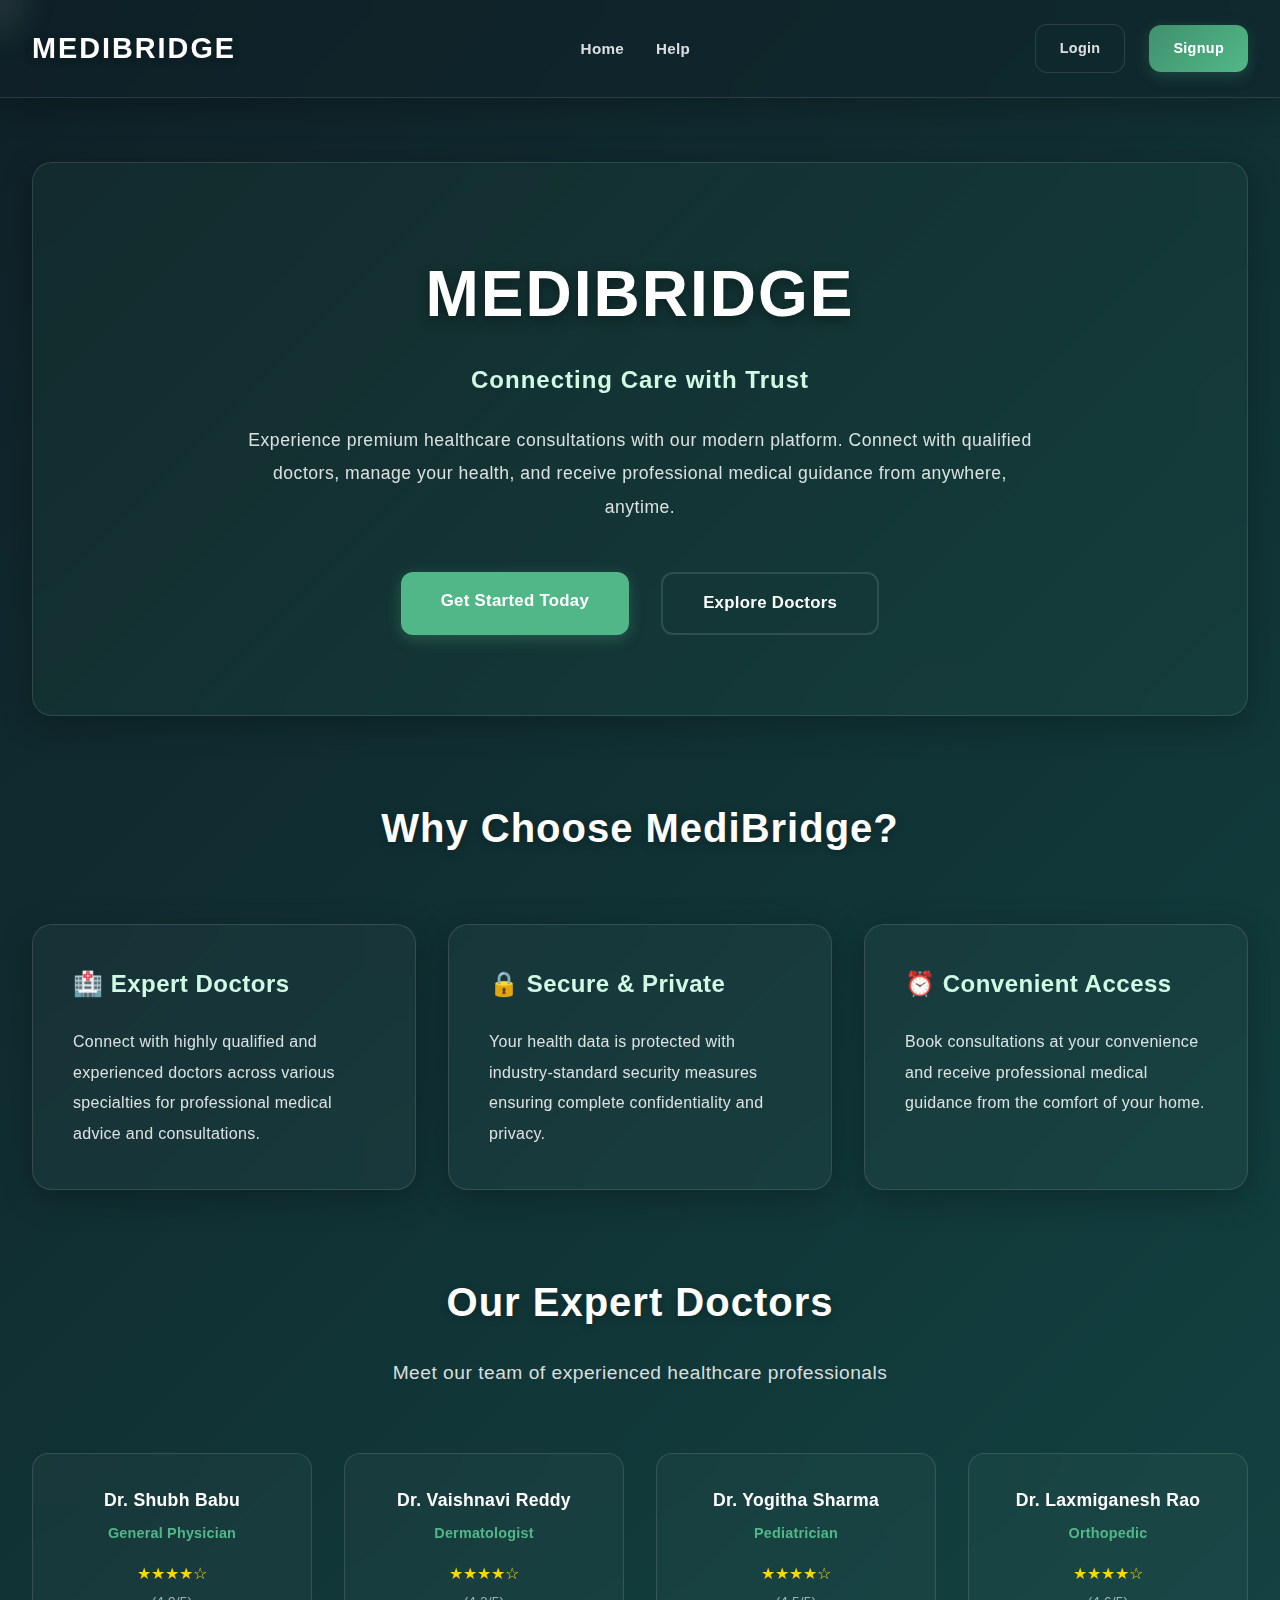
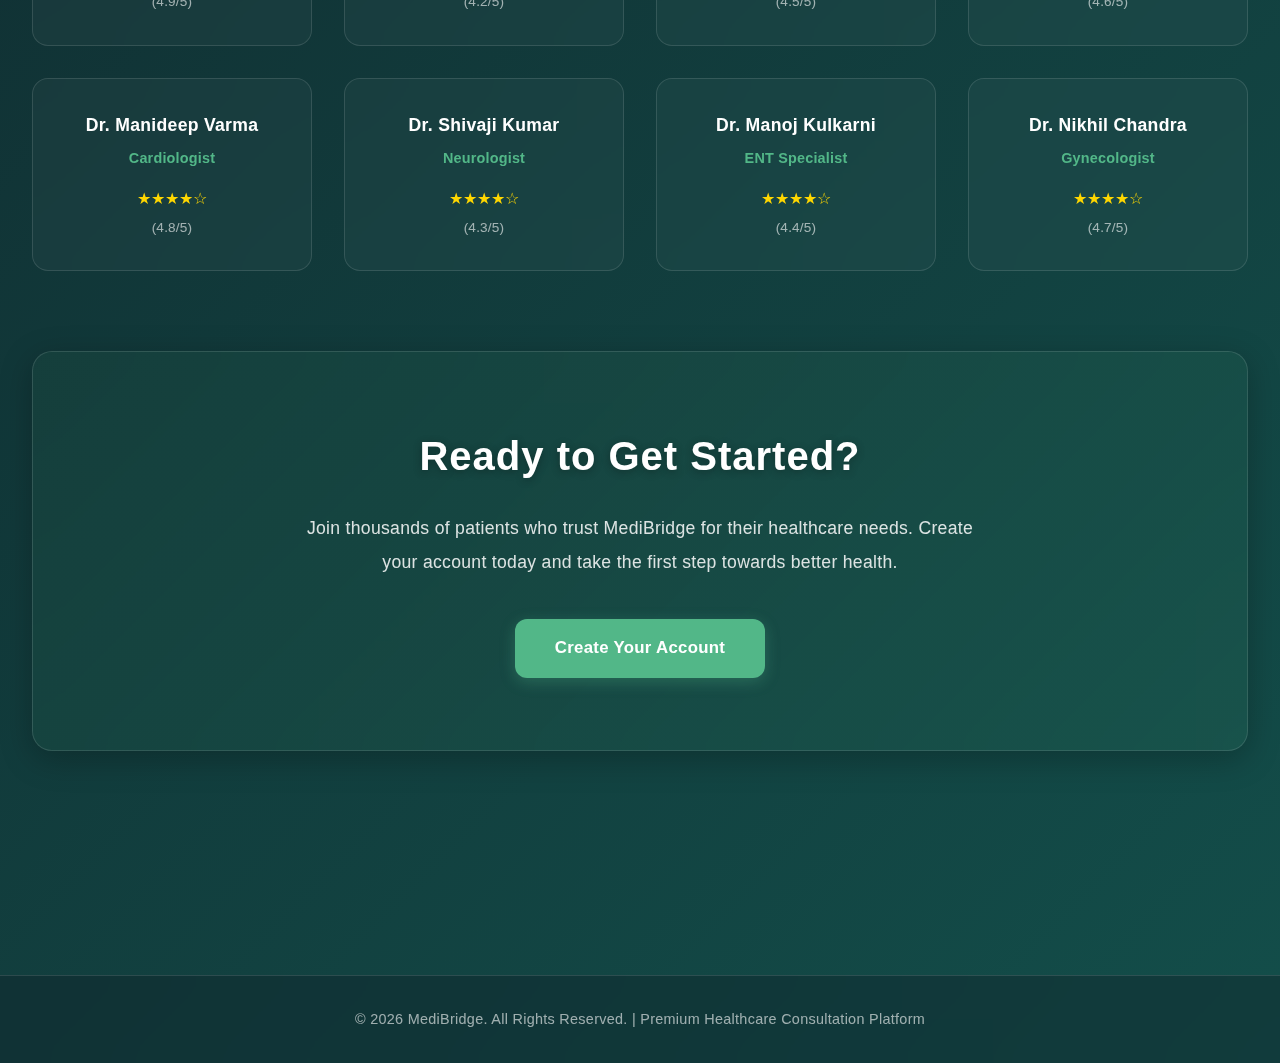
<file: index.html>
<!DOCTYPE html>
<html lang="en">
  <head>
    <meta charset="UTF-8" />
    <meta name="viewport" content="width=device-width, initial-scale=1.0" />
    <title>MediBridge - Premium Healthcare Consultation Platform</title>
    <link rel="stylesheet" href="css/style.css" />
  </head>
  <body>
    <!-- HEADER & NAVIGATION -->
    <header>
      <div class="header-container">
        <a href="index.html" class="logo">MEDIBRIDGE</a>
        <nav>
          <ul>
            <li><a href="index.html">Home</a></li>
            <li><a href="admin.html">Admin</a></li>
            <li><a href="doctor.html">Doctor</a></li>
            <li><a href="patient.html">Me</a></li>
            <li><a href="help.html">Help</a></li>
          </ul>
        </nav>
        <div class="nav-buttons">
          <a href="login.html" class="btn-login">Login</a>
          <a href="signup.html" class="btn-signup">Signup</a>
        </div>
      </div>
    </header>

    <!-- MAIN CONTENT -->
    <main>
      <!-- HERO SECTION -->
      <section class="section">
        <div class="card" style="text-align: center; padding: 5rem 3rem; background: linear-gradient(135deg, rgba(45, 106, 79, 0.12), rgba(64, 145, 108, 0.08));">
          <h1 style="font-size: 4rem; color: #FFFFFF; margin-bottom: 1rem; letter-spacing: 2px; text-shadow: 0 4px 12px rgba(0, 0, 0, 0.4); font-weight: 900;">
            MEDIBRIDGE
          </h1>
          <p style="font-size: 1.5rem; color: #D1FAE5; font-weight: 700; margin-bottom: 1.5rem; letter-spacing: 1px;">
            Connecting Care with Trust
          </p>
          <p style="font-size: 1.1rem; color: rgba(255, 255, 255, 0.85); max-width: 800px; margin: 0 auto 3rem; line-height: 1.9; letter-spacing: 0.5px;">
            Experience premium healthcare consultations with our modern platform. Connect with qualified doctors, manage your health, and receive professional medical guidance from anywhere, anytime.
          </p>
          <div style="display: flex; gap: 2rem; justify-content: center; flex-wrap: wrap;">
            <a href="signup.html" class="btn btn-secondary" style="font-size: 1.05rem; padding: 1rem 2.5rem;">Get Started Today</a>
            <a href="#doctors" class="btn btn-outline" style="font-size: 1.05rem; padding: 1rem 2.5rem;">Explore Doctors</a>
          </div>
        </div>
      </section>

      <!-- FEATURES SECTION -->
      <section class="section">
        <h2 class="section-title text-center" style="margin-bottom: 4rem;">Why Choose MediBridge?</h2>
        <div class="grid grid-3">
          <div class="card">
            <h3 style="color: #D1FAE5; font-size: 1.5rem; margin-bottom: 1.5rem; letter-spacing: 0.5px; font-weight: 800;">🏥 Expert Doctors</h3>
            <p style="color: rgba(255, 255, 255, 0.85); line-height: 1.9; letter-spacing: 0.3px; font-size: 1rem;">
              Connect with highly qualified and experienced doctors across various specialties for professional medical advice and consultations.
            </p>
          </div>
          <div class="card">
            <h3 style="color: #D1FAE5; font-size: 1.5rem; margin-bottom: 1.5rem; letter-spacing: 0.5px; font-weight: 800;">🔒 Secure & Private</h3>
            <p style="color: rgba(255, 255, 255, 0.85); line-height: 1.9; letter-spacing: 0.3px; font-size: 1rem;">
              Your health data is protected with industry-standard security measures ensuring complete confidentiality and privacy.
            </p>
          </div>
          <div class="card">
            <h3 style="color: #D1FAE5; font-size: 1.5rem; margin-bottom: 1.5rem; letter-spacing: 0.5px; font-weight: 800;">⏰ Convenient Access</h3>
            <p style="color: rgba(255, 255, 255, 0.85); line-height: 1.9; letter-spacing: 0.3px; font-size: 1rem;">
              Book consultations at your convenience and receive professional medical guidance from the comfort of your home.
            </p>
          </div>
        </div>
      </section>

      <!-- DOCTORS SECTION -->
      <section class="section" id="doctors">
        <h2 class="section-title text-center" style="margin-bottom: 1.5rem;">Our Expert Doctors</h2>
        <p class="section-subtitle text-center" style="margin-bottom: 4rem; font-size: 1.2rem;">Meet our team of experienced healthcare professionals</p>
        <div class="grid grid-4" id="doctorsGrid"></div>
      </section>

      <!-- CTA SECTION -->
      <section class="section">
        <div class="card text-center" style="background: linear-gradient(135deg, rgba(45, 106, 79, 0.15), rgba(64, 145, 108, 0.12)); padding: 4.5rem 3rem;">
          <h2 style="color: #FFFFFF; font-size: 2.5rem; margin-bottom: 1.5rem; letter-spacing: 1px; text-shadow: 0 2px 8px rgba(0, 0, 0, 0.3); font-weight: 900;">
            Ready to Get Started?
          </h2>
          <p style="color: rgba(255, 255, 255, 0.85); font-size: 1.1rem; margin-bottom: 2.5rem; max-width: 700px; margin-left: auto; margin-right: auto; letter-spacing: 0.3px; line-height: 1.9;">
            Join thousands of patients who trust MediBridge for their healthcare needs. Create your account today and take the first step towards better health.
          </p>
          <a href="signup.html" class="btn btn-secondary" style="font-size: 1.05rem; padding: 1rem 2.5rem;">Create Your Account</a>
        </div>
      </section>
    </main>

    <!-- FOOTER -->
    <footer>
      <p>&copy; 2026 MediBridge. All Rights Reserved. | Premium Healthcare Consultation Platform</p>
    </footer>

    <script src="js/script.js"></script>
    <script>
      // Render doctors grid
      function renderDoctors() {
        const doctorsGrid = document.getElementById("doctorsGrid");
        const doctors = getDoctorsList();

        doctorsGrid.innerHTML = doctors
          .map(
            (doctor) => `
          <div class="doctor-card">
            <div class="doctor-name">${doctor.name}</div>
            <div class="doctor-specialty">${doctor.specialty}</div>
            <div class="doctor-rating">${generateStarRating(doctor.rating)}</div>
            <div class="doctor-rating-text">(${doctor.rating.toFixed(1)}/5)</div>
          </div>
        `
          )
          .join("");
      }

      // Render doctors on page load
      document.addEventListener("DOMContentLoaded", renderDoctors);
    </script>
  </body>
</html>
</file>
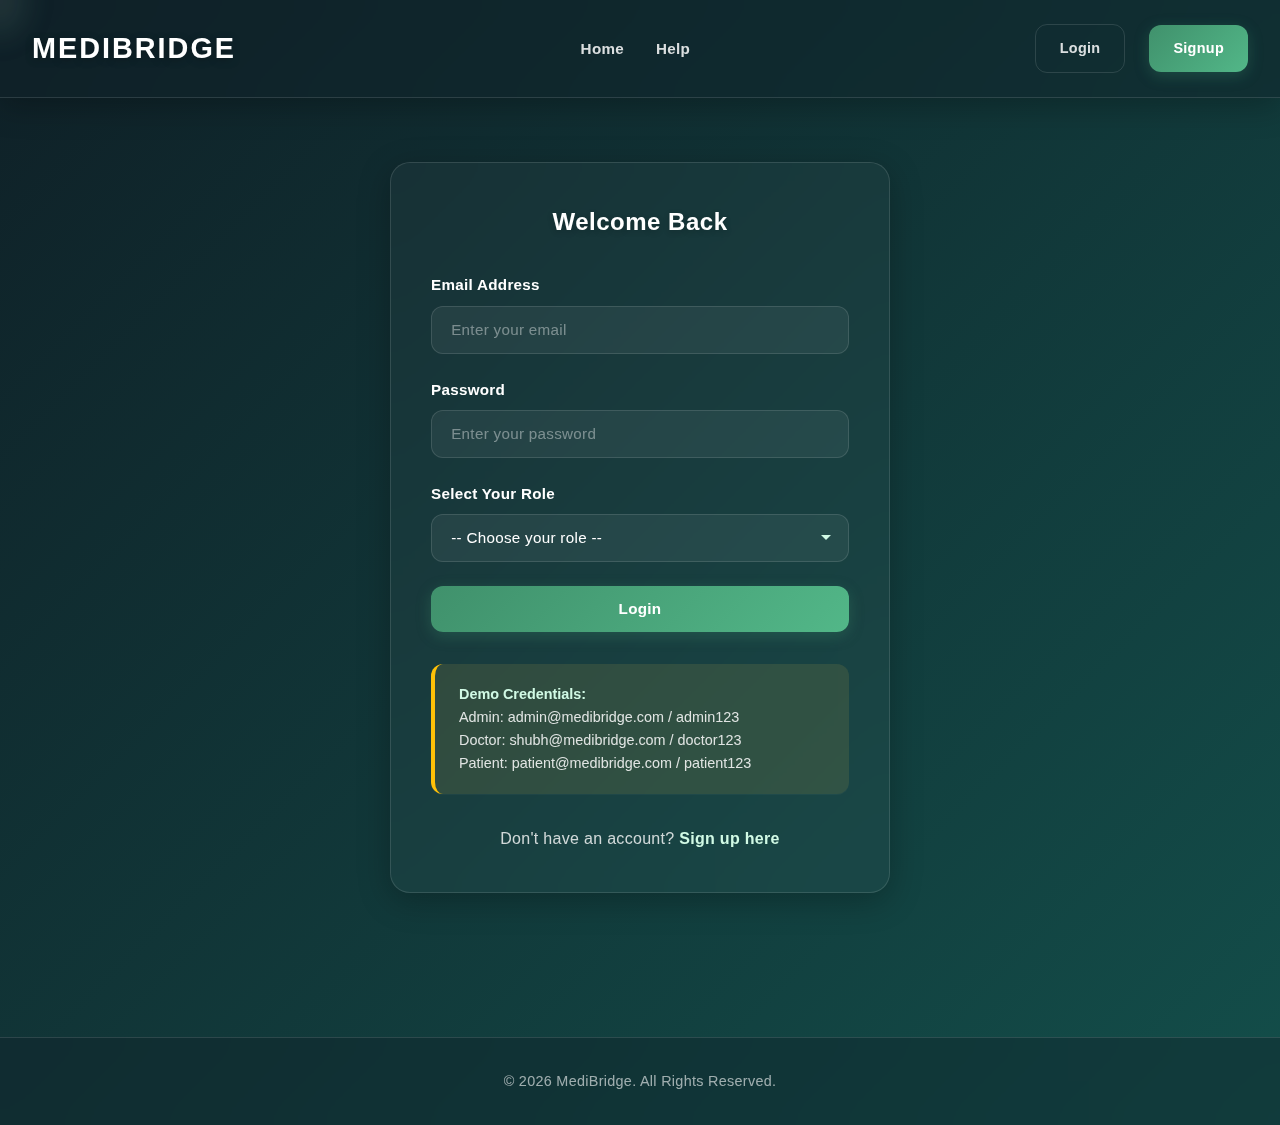
<file: admin.html>
<!DOCTYPE html>
<html lang="en">
  <head>
    <meta charset="UTF-8" />
    <meta name="viewport" content="width=device-width, initial-scale=1.0" />
    <title>Admin Dashboard - MediBridge</title>
    <link rel="stylesheet" href="css/style.css" />
  </head>
  <body>
    <!-- HEADER & NAVIGATION -->
    <header>
      <div class="header-container">
        <a href="index.html" class="logo">MEDIBRIDGE</a>
        <nav>
          <ul>
            <li><a href="index.html">Home</a></li>
            <li><a href="admin.html">Admin</a></li>
            <li><a href="doctor.html">Doctor</a></li>
            <li><a href="patient.html">Me</a></li>
            <li><a href="help.html">Help</a></li>
          </ul>
        </nav>
        <div class="nav-buttons">
          <a href="login.html" class="btn-login">Login</a>
          <a href="signup.html" class="btn-signup">Signup</a>
        </div>
      </div>
    </header>

    <!-- MAIN CONTENT -->
    <main>
      <h1 class="section-title">Admin Dashboard</h1>

      <!-- STATS SECTION -->
      <section class="section">
        <div class="grid grid-4">
          <div class="card text-center">
            <h3 style="font-size: 3rem; color: #D1FAE5; margin-bottom: 0.5rem; font-weight: 800; letter-spacing: 0.5px;">
              <span id="totalUsers">0</span>
            </h3>
            <p style="color: rgba(255, 255, 255, 0.8); font-weight: 700; letter-spacing: 0.3px;">Total Users</p>
          </div>
          <div class="card text-center">
            <h3 style="font-size: 3rem; color: #D1FAE5; margin-bottom: 0.5rem; font-weight: 800; letter-spacing: 0.5px;">
              <span id="totalDoctors">0</span>
            </h3>
            <p style="color: rgba(255, 255, 255, 0.8); font-weight: 700; letter-spacing: 0.3px;">Doctors</p>
          </div>
          <div class="card text-center">
            <h3 style="font-size: 3rem; color: #D1FAE5; margin-bottom: 0.5rem; font-weight: 800; letter-spacing: 0.5px;">
              <span id="totalConsultations">0</span>
            </h3>
            <p style="color: rgba(255, 255, 255, 0.8); font-weight: 700; letter-spacing: 0.3px;">Consultations</p>
          </div>
          <div class="card text-center">
            <h3 style="font-size: 3rem; color: #D1FAE5; margin-bottom: 0.5rem; font-weight: 800; letter-spacing: 0.5px;">
              <span id="totalHelpRequests">0</span>
            </h3>
            <p style="color: rgba(255, 255, 255, 0.8); font-weight: 700; letter-spacing: 0.3px;">Help Requests</p>
          </div>
        </div>
      </section>

      <!-- TABS -->
      <section class="section">
        <div style="display: flex; gap: 1rem; margin-bottom: 2.5rem; border-bottom: 2px solid rgba(255, 255, 255, 0.1); overflow-x: auto;">
          <button
            class="tab-btn active"
            onclick="switchTab('users')"
            style="
              padding: 1rem 1.5rem;
              background: none;
              border: none;
              border-bottom: 3px solid transparent;
              color: rgba(255, 255, 255, 0.7);
              font-weight: 700;
              cursor: pointer;
              transition: all 0.3s ease;
              white-space: nowrap;
              letter-spacing: 0.3px;
            "
          >
            Registered Users
          </button>
          <button
            class="tab-btn"
            onclick="switchTab('doctors')"
            style="
              padding: 1rem 1.5rem;
              background: none;
              border: none;
              border-bottom: 3px solid transparent;
              color: rgba(255, 255, 255, 0.7);
              font-weight: 700;
              cursor: pointer;
              transition: all 0.3s ease;
              white-space: nowrap;
              letter-spacing: 0.3px;
            "
          >
            Doctor List
          </button>
          <button
            class="tab-btn"
            onclick="switchTab('consultations')"
            style="
              padding: 1rem 1.5rem;
              background: none;
              border: none;
              border-bottom: 3px solid transparent;
              color: rgba(255, 255, 255, 0.7);
              font-weight: 700;
              cursor: pointer;
              transition: all 0.3s ease;
              white-space: nowrap;
              letter-spacing: 0.3px;
            "
          >
            Consultation Records
          </button>
          <button
            class="tab-btn"
            onclick="switchTab('help')"
            style="
              padding: 1rem 1.5rem;
              background: none;
              border: none;
              border-bottom: 3px solid transparent;
              color: rgba(255, 255, 255, 0.7);
              font-weight: 700;
              cursor: pointer;
              transition: all 0.3s ease;
              white-space: nowrap;
              letter-spacing: 0.3px;
            "
          >
            Help Requests
          </button>
        </div>

        <!-- REGISTERED USERS TAB -->
        <div id="usersTab">
          <div id="usersContainer"></div>
        </div>

        <!-- DOCTORS TAB -->
        <div id="doctorsTab" class="hidden">
          <div id="doctorsContainer"></div>
        </div>

        <!-- CONSULTATIONS TAB -->
        <div id="consultationsTab" class="hidden">
          <div id="consultationsContainer"></div>
        </div>

        <!-- HELP REQUESTS TAB -->
        <div id="helpTab" class="hidden">
          <div id="helpContainer"></div>
        </div>
      </section>
    </main>

    <!-- FOOTER -->
    <footer>
      <p>&copy; 2026 MediBridge. All Rights Reserved.</p>
    </footer>

    <script src="js/script.js"></script>
    <script>
      // Check access
      NavigationManager.checkAccess("admin");

      // Load dashboard data
      function loadDashboard() {
        const users = AuthManager.getAllUsers();
        const consultations =
          JSON.parse(localStorage.getItem("medibridge_consultations")) || [];
        const helpRequests =
          JSON.parse(localStorage.getItem("medibridge_help_requests")) || [];

        const doctors = users.filter((u) => u.role === "doctor");

        // Update stats
        document.getElementById("totalUsers").textContent = users.length;
        document.getElementById("totalDoctors").textContent = doctors.length;
        document.getElementById("totalConsultations").textContent =
          consultations.length;
        document.getElementById("totalHelpRequests").textContent =
          helpRequests.length;

        // Load users table
        loadUsersTable(users);

        // Load doctors table
        loadDoctorsTable(doctors);

        // Load consultations table
        loadConsultationsTable(consultations);

        // Load help requests table
        loadHelpRequestsTable(helpRequests);
      }

      function loadUsersTable(users) {
        const container = document.getElementById("usersContainer");

        if (users.length === 0) {
          container.innerHTML = `
            <p style="text-align: center; color: rgba(255, 255, 255, 0.6); padding: 2rem; letter-spacing: 0.3px;">
              No users registered yet.
            </p>
          `;
          return;
        }

        let html = '<div class="table-container"><table>';
        html += `
          <thead>
            <tr>
              <th>ID</th>
              <th>Name</th>
              <th>Email</th>
              <th>Role</th>
              <th>Status</th>
              <th>Created</th>
              <th>Actions</th>
            </tr>
          </thead>
          <tbody>
        `;

        users.forEach((user) => {
          const roleBadge =
            user.role === "admin"
              ? '<span class="badge badge-success">Admin</span>'
              : user.role === "doctor"
              ? '<span class="badge badge-success">Doctor</span>'
              : '<span class="badge badge-pending">Patient</span>';

          const statusBadge = user.isBanned
            ? '<span class="badge" style="background: rgba(239, 68, 68, 0.3); color: #FCA5A5;">Banned</span>'
            : '<span class="badge badge-success">Active</span>';

          const actionBtn = user.isBanned
            ? '<button class="btn btn-small btn-primary" onclick="unbanUser(' + user.id + ')">Unban</button>'
            : '<button class="btn btn-small btn-warning" onclick="banUser(' + user.id + ')">Ban</button>';

          html += `
            <tr>
              <td>${user.id}</td>
              <td>${user.name}</td>
              <td>${user.email}</td>
              <td>${roleBadge}</td>
              <td>${statusBadge}</td>
              <td>${user.createdAt}</td>
              <td>
                <div class="action-buttons">
                  ${actionBtn}
                  <button class="btn btn-small btn-danger" onclick="deleteUserConfirm(${user.id}, '${user.name}')">Delete</button>
                </div>
              </td>
            </tr>
          `;
        });

        html += `
          </tbody>
        </table></div>
        `;

        container.innerHTML = html;
      }

      function loadDoctorsTable(doctors) {
        const container = document.getElementById("doctorsContainer");

        if (doctors.length === 0) {
          container.innerHTML = `
            <p style="text-align: center; color: rgba(255, 255, 255, 0.6); padding: 2rem; letter-spacing: 0.3px;">
              No doctors registered yet.
            </p>
          `;
          return;
        }

        let html = '<div class="table-container"><table>';
        html += `
          <thead>
            <tr>
              <th>ID</th>
              <th>Name</th>
              <th>Email</th>
              <th>Status</th>
              <th>Created</th>
            </tr>
          </thead>
          <tbody>
        `;

        doctors.forEach((doctor) => {
          const statusBadge = doctor.isBanned
            ? '<span class="badge" style="background: rgba(239, 68, 68, 0.3); color: #FCA5A5;">Banned</span>'
            : '<span class="badge badge-success">Active</span>';

          html += `
            <tr>
              <td>${doctor.id}</td>
              <td>${doctor.name}</td>
              <td>${doctor.email}</td>
              <td>${statusBadge}</td>
              <td>${doctor.createdAt}</td>
            </tr>
          `;
        });

        html += `
          </tbody>
        </table></div>
        `;

        container.innerHTML = html;
      }

      function loadConsultationsTable(consultations) {
        const container = document.getElementById("consultationsContainer");

        if (consultations.length === 0) {
          container.innerHTML = `
            <p style="text-align: center; color: rgba(255, 255, 255, 0.6); padding: 2rem; letter-spacing: 0.3px;">
              No consultation records yet.
            </p>
          `;
          return;
        }

        let html = '<div class="table-container"><table>';
        html += `
          <thead>
            <tr>
              <th>Patient Name</th>
              <th>Email</th>
              <th>Health Issue</th>
              <th>Doctor</th>
              <th>Status</th>
              <th>Date</th>
            </tr>
          </thead>
          <tbody>
        `;

        consultations.forEach((consultation) => {
          const statusBadge =
            consultation.status === "Accepted"
              ? '<span class="badge badge-success">Accepted</span>'
              : '<span class="badge badge-pending">Pending</span>';

          const doctorDisplay = consultation.doctor || "Not assigned";

          html += `
            <tr>
              <td>${consultation.firstName} ${consultation.lastName}</td>
              <td>${consultation.patientEmail}</td>
              <td>${consultation.healthIssue}</td>
              <td>${doctorDisplay}</td>
              <td>${statusBadge}</td>
              <td>${consultation.createdAt}</td>
            </tr>
          `;
        });

        html += `
          </tbody>
        </table></div>
        `;

        container.innerHTML = html;
      }

      function loadHelpRequestsTable(helpRequests) {
        const container = document.getElementById("helpContainer");

        if (helpRequests.length === 0) {
          container.innerHTML = `
            <p style="text-align: center; color: rgba(255, 255, 255, 0.6); padding: 2rem; letter-spacing: 0.3px;">
              No help requests yet.
            </p>
          `;
          return;
        }

        let html = '<div class="table-container"><table>';
        html += `
          <thead>
            <tr>
              <th>Name</th>
              <th>Email</th>
              <th>Address</th>
              <th>Doubt</th>
              <th>Date</th>
            </tr>
          </thead>
          <tbody>
        `;

        helpRequests.forEach((request) => {
          html += `
            <tr>
              <td>${request.name}</td>
              <td>${request.email}</td>
              <td>${request.address}</td>
              <td>${request.doubt.substring(0, 50)}...</td>
              <td>${request.submittedAt}</td>
            </tr>
          `;
        });

        html += `
          </tbody>
        </table></div>
        `;

        container.innerHTML = html;
      }

      function switchTab(tab) {
        const tabs = [
          "usersTab",
          "doctorsTab",
          "consultationsTab",
          "helpTab",
        ];
        const tabBtns = document.querySelectorAll(".tab-btn");

        // Hide all tabs
        tabs.forEach((t) => {
          document.getElementById(t).classList.add("hidden");
        });

        // Reset all buttons
        tabBtns.forEach((btn) => {
          btn.style.borderBottomColor = "transparent";
          btn.style.color = "rgba(255, 255, 255, 0.7)";
        });

        // Show selected tab
        if (tab === "users") {
          document.getElementById("usersTab").classList.remove("hidden");
          tabBtns[0].style.borderBottomColor = "#40916C";
          tabBtns[0].style.color = "#FFFFFF";
        } else if (tab === "doctors") {
          document.getElementById("doctorsTab").classList.remove("hidden");
          tabBtns[1].style.borderBottomColor = "#40916C";
          tabBtns[1].style.color = "#FFFFFF";
        } else if (tab === "consultations") {
          document.getElementById("consultationsTab").classList.remove("hidden");
          tabBtns[2].style.borderBottomColor = "#40916C";
          tabBtns[2].style.color = "#FFFFFF";
        } else if (tab === "help") {
          document.getElementById("helpTab").classList.remove("hidden");
          tabBtns[3].style.borderBottomColor = "#40916C";
          tabBtns[3].style.color = "#FFFFFF";
        }
      }

      // ============================================
      // USER MANAGEMENT FUNCTIONS
      // ============================================

      function banUser(userId) {
        const confirmed = confirm("Are you sure you want to ban this user? They will not be able to login.");
        if (confirmed) {
          AuthManager.banUser(userId);
          alert("User has been banned successfully!");
          loadDashboard();
        }
      }

      function unbanUser(userId) {
        const confirmed = confirm("Are you sure you want to unban this user?");
        if (confirmed) {
          AuthManager.unbanUser(userId);
          alert("User has been unbanned successfully!");
          loadDashboard();
        }
      }

      function deleteUserConfirm(userId, userName) {
        const confirmed = confirm("Are you sure you want to permanently delete " + userName + "? This action cannot be undone.");
        if (confirmed) {
          AuthManager.deleteUser(userId);
          alert("User has been deleted successfully!");
          loadDashboard();
        }
      }

      // Load dashboard on page load
      loadDashboard();
    </script>
  </body>
</html>
</file>
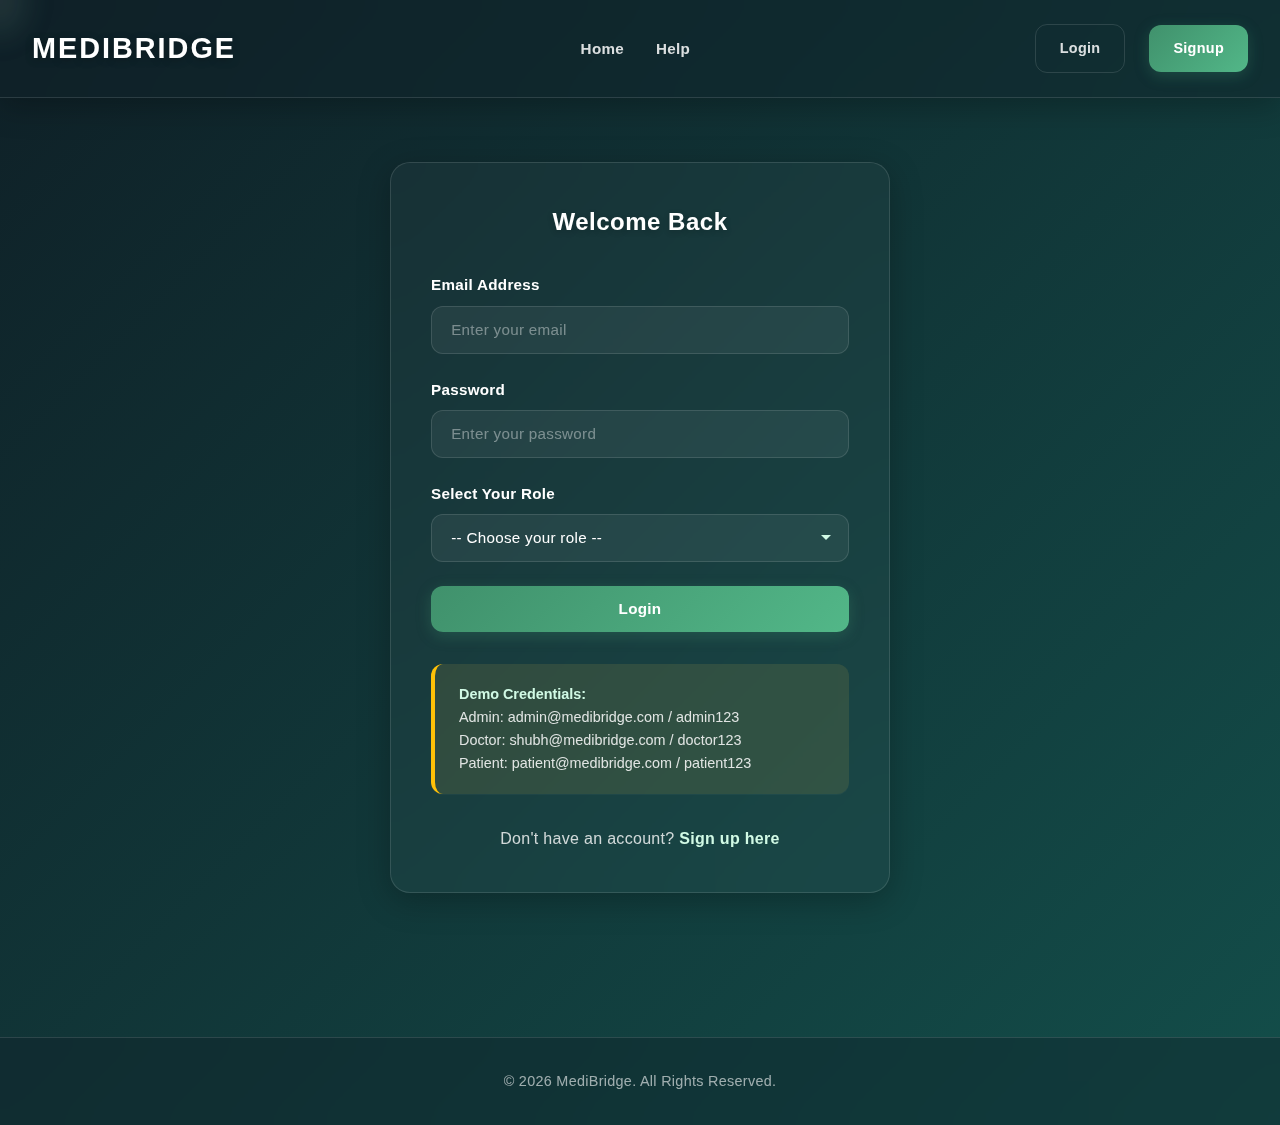
<file: doctor.html>
<!DOCTYPE html>
<html lang="en">
  <head>
    <meta charset="UTF-8" />
    <meta name="viewport" content="width=device-width, initial-scale=1.0" />
    <title>Doctor Dashboard - MediBridge</title>
    <link rel="stylesheet" href="css/style.css" />
  </head>
  <body>
    <!-- HEADER & NAVIGATION -->
    <header>
      <div class="header-container">
        <a href="index.html" class="logo">MEDIBRIDGE</a>
        <nav>
          <ul>
            <li><a href="index.html">Home</a></li>
            <li><a href="admin.html">Admin</a></li>
            <li><a href="doctor.html">Doctor</a></li>
            <li><a href="patient.html">Me</a></li>
            <li><a href="help.html">Help</a></li>
          </ul>
        </nav>
        <div class="nav-buttons">
          <a href="login.html" class="btn-login">Login</a>
          <a href="signup.html" class="btn-signup">Signup</a>
        </div>
      </div>
    </header>

    <!-- MAIN CONTENT -->
    <main>
      <h1 class="section-title">Doctor Dashboard</h1>

      <!-- DOCTOR PROFILE SECTION -->
      <section class="section">
        <div class="card">
          <div class="card-header">My Profile</div>
          <div id="doctorProfile"></div>
        </div>
      </section>

      <!-- PATIENT REQUESTS SECTION -->
      <section class="section">
        <h2 class="section-title" style="margin-bottom: 2rem;">Patient Consultation Requests</h2>

        <!-- TABS -->
        <div style="display: flex; gap: 1rem; margin-bottom: 2.5rem; border-bottom: 2px solid rgba(255, 255, 255, 0.1);">
          <button
            class="tab-btn active"
            onclick="switchTab('pending')"
            style="
              padding: 1rem 1.5rem;
              background: none;
              border: none;
              border-bottom: 3px solid transparent;
              color: rgba(255, 255, 255, 0.7);
              font-weight: 700;
              cursor: pointer;
              transition: all 0.3s ease;
              letter-spacing: 0.3px;
            "
          >
            Pending Requests
          </button>
          <button
            class="tab-btn"
            onclick="switchTab('accepted')"
            style="
              padding: 1rem 1.5rem;
              background: none;
              border: none;
              border-bottom: 3px solid transparent;
              color: rgba(255, 255, 255, 0.7);
              font-weight: 700;
              cursor: pointer;
              transition: all 0.3s ease;
              letter-spacing: 0.3px;
            "
          >
            Accepted Requests
          </button>
        </div>

        <!-- PENDING REQUESTS -->
        <div id="pendingRequests">
          <p style="text-align: center; color: rgba(255, 255, 255, 0.6); padding: 2rem; letter-spacing: 0.3px;">
            No pending requests at the moment.
          </p>
        </div>

        <!-- ACCEPTED REQUESTS -->
        <div id="acceptedRequests" class="hidden">
          <p style="text-align: center; color: rgba(255, 255, 255, 0.6); padding: 2rem; letter-spacing: 0.3px;">
            No accepted requests yet.
          </p>
        </div>
      </section>
    </main>

    <!-- FOOTER -->
    <footer>
      <p>&copy; 2026 MediBridge. All Rights Reserved.</p>
    </footer>

    <script src="js/script.js"></script>
    <script>
      // Check access
      NavigationManager.checkAccess("doctor");

      const currentUser = AuthManager.getCurrentUser();

      // Display doctor profile
      function loadDoctorProfile() {
        const profileDiv = document.getElementById("doctorProfile");
        profileDiv.innerHTML = `
          <div style="display: grid; grid-template-columns: 1fr 1fr; gap: 2rem;">
            <div>
              <p style="margin-bottom: 1.5rem;">
                <strong style="color: #D1FAE5; letter-spacing: 0.3px;">Name:</strong>
                <span style="color: rgba(255, 255, 255, 0.85); display: block; margin-top: 0.3rem; letter-spacing: 0.3px;">${currentUser.name}</span>
              </p>
              <p style="margin-bottom: 1.5rem;">
                <strong style="color: #D1FAE5; letter-spacing: 0.3px;">Email:</strong>
                <span style="color: rgba(255, 255, 255, 0.85); display: block; margin-top: 0.3rem; letter-spacing: 0.3px;">${currentUser.email}</span>
              </p>
              <p style="margin-bottom: 1.5rem;">
                <strong style="color: #D1FAE5; letter-spacing: 0.3px;">Role:</strong>
                <span style="color: #D1FAE5; font-weight: 700; text-transform: capitalize; display: block; margin-top: 0.3rem; letter-spacing: 0.3px;">
                  ${currentUser.role}
                </span>
              </p>
            </div>
            <div style="background: rgba(45, 106, 79, 0.15); padding: 2rem; border-radius: 16px; border: 1px solid rgba(255, 255, 255, 0.1);">
              <h4 style="color: #D1FAE5; margin-bottom: 1.5rem; font-weight: 700; letter-spacing: 0.3px;">Quick Stats</h4>
              <p style="margin-bottom: 1rem; color: rgba(255, 255, 255, 0.85); letter-spacing: 0.3px;">
                <strong>Total Consultations:</strong>
                <span id="totalConsultations" style="float: right; font-weight: 700;">0</span>
              </p>
              <p style="margin-bottom: 1rem; color: rgba(255, 255, 255, 0.85); letter-spacing: 0.3px;">
                <strong>Pending Requests:</strong>
                <span id="pendingCount" style="float: right; font-weight: 700;">0</span>
              </p>
              <p style="color: rgba(255, 255, 255, 0.85); letter-spacing: 0.3px;">
                <strong>Accepted Requests:</strong>
                <span id="acceptedCount" style="float: right; font-weight: 700;">0</span>
              </p>
            </div>
          </div>
        `;
      }

      // Load consultations
      function loadConsultations() {
        const consultations =
          JSON.parse(localStorage.getItem("medibridge_consultations")) || [];

        // Update stats
        document.getElementById("totalConsultations").textContent =
          consultations.length;
        document.getElementById("pendingCount").textContent = consultations.filter(
          (c) => c.status === "Pending"
        ).length;
        document.getElementById("acceptedCount").textContent = consultations.filter(
          (c) => c.status === "Accepted"
        ).length;

        // Pending requests
        const pendingConsultations = consultations.filter(
          (c) => c.status === "Pending"
        );
        const pendingDiv = document.getElementById("pendingRequests");

        if (pendingConsultations.length === 0) {
          pendingDiv.innerHTML = `
            <p style="text-align: center; color: rgba(255, 255, 255, 0.6); padding: 2rem; letter-spacing: 0.3px;">
              No pending requests at the moment.
            </p>
          `;
        } else {
          let html = '<div class="table-container"><table>';
          html += `
            <thead>
              <tr>
                <th>Patient Name</th>
                <th>Health Issue</th>
                <th>Phone</th>
                <th>Date</th>
                <th>Action</th>
              </tr>
            </thead>
            <tbody>
          `;

          pendingConsultations.forEach((consultation) => {
            html += `
              <tr>
                <td>${consultation.firstName} ${consultation.lastName}</td>
                <td>${consultation.healthIssue}</td>
                <td>${consultation.phone}</td>
                <td>${consultation.createdAt}</td>
                <td>
                  <button
                    class="btn btn-small btn-primary"
                    onclick="acceptConsultation(${consultation.id})"
                  >
                    Accept
                  </button>
                </td>
              </tr>
            `;
          });

          html += `
            </tbody>
          </table></div>
          `;

          pendingDiv.innerHTML = html;
        }

        // Accepted requests
        const acceptedConsultations = consultations.filter(
          (c) => c.status === "Accepted"
        );
        const acceptedDiv = document.getElementById("acceptedRequests");

        if (acceptedConsultations.length === 0) {
          acceptedDiv.innerHTML = `
            <p style="text-align: center; color: rgba(255, 255, 255, 0.6); padding: 2rem; letter-spacing: 0.3px;">
              No accepted requests yet.
            </p>
          `;
        } else {
          let html = '<div class="table-container"><table>';
          html += `
            <thead>
              <tr>
                <th>Patient Name</th>
                <th>Health Issue</th>
                <th>Phone</th>
                <th>Address</th>
                <th>Date</th>
              </tr>
            </thead>
            <tbody>
          `;

          acceptedConsultations.forEach((consultation) => {
            html += `
              <tr>
                <td>${consultation.firstName} ${consultation.lastName}</td>
                <td>${consultation.healthIssue}</td>
                <td>${consultation.phone}</td>
                <td>${consultation.address}</td>
                <td>${consultation.createdAt}</td>
              </tr>
            `;
          });

          html += `
            </tbody>
          </table></div>
          `;

          acceptedDiv.innerHTML = html;
        }
      }

      // Switch tabs
      function switchTab(tab) {
        const pendingDiv = document.getElementById("pendingRequests");
        const acceptedDiv = document.getElementById("acceptedRequests");
        const tabBtns = document.querySelectorAll(".tab-btn");

        if (tab === "pending") {
          pendingDiv.classList.remove("hidden");
          acceptedDiv.classList.add("hidden");
          tabBtns[0].style.borderBottomColor = "#40916C";
          tabBtns[0].style.color = "#FFFFFF";
          tabBtns[1].style.borderBottomColor = "transparent";
          tabBtns[1].style.color = "rgba(255, 255, 255, 0.7)";
        } else {
          pendingDiv.classList.add("hidden");
          acceptedDiv.classList.remove("hidden");
          tabBtns[0].style.borderBottomColor = "transparent";
          tabBtns[0].style.color = "rgba(255, 255, 255, 0.7)";
          tabBtns[1].style.borderBottomColor = "#40916C";
          tabBtns[1].style.color = "#FFFFFF";
        }
      }

      // Accept consultation
      function acceptConsultation(consultationId) {
        const confirmed = confirm(
          "Are you sure you want to accept this consultation request?"
        );

        if (confirmed) {
          ConsultationManager.updateStatus(consultationId, "Accepted");
          alert("Consultation accepted successfully!");
          loadConsultations();
        }
      }

      // Load on page load
      loadDoctorProfile();
      loadConsultations();
    </script>
  </body>
</html>
</file>
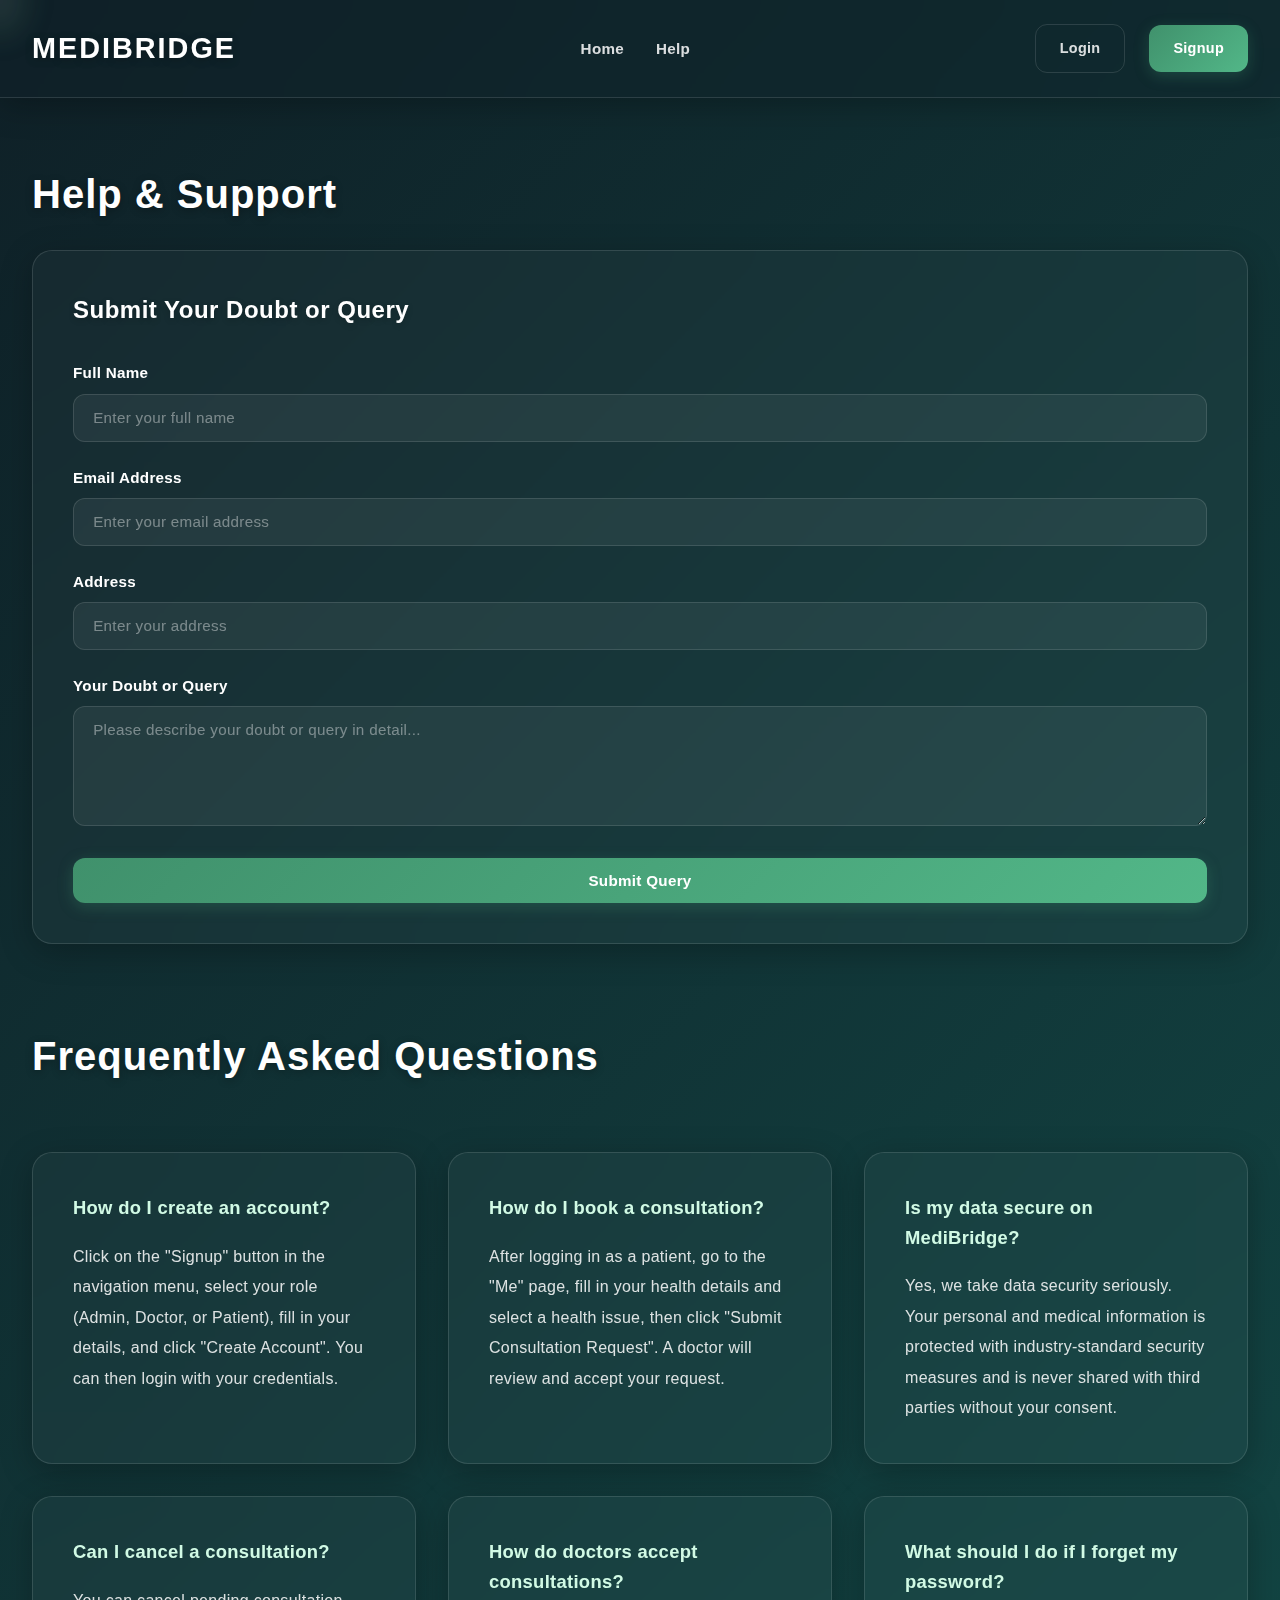
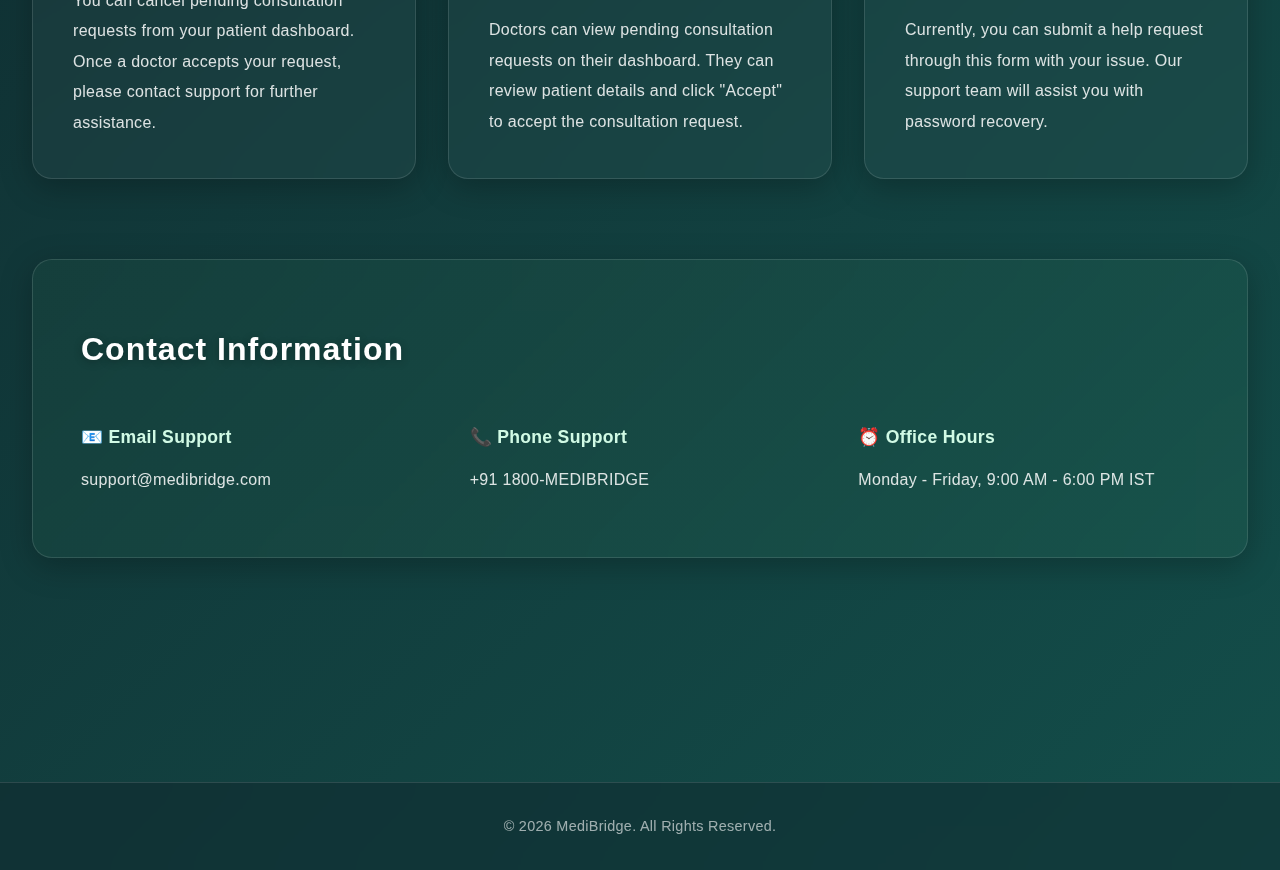
<file: help.html>
<!DOCTYPE html>
<html lang="en">
  <head>
    <meta charset="UTF-8" />
    <meta name="viewport" content="width=device-width, initial-scale=1.0" />
    <title>Help & Support - MediBridge</title>
    <link rel="stylesheet" href="css/style.css" />
  </head>
  <body>
    <!-- HEADER & NAVIGATION -->
    <header>
      <div class="header-container">
        <a href="index.html" class="logo">MEDIBRIDGE</a>
        <nav>
          <ul>
            <li><a href="index.html">Home</a></li>
            <li><a href="admin.html">Admin</a></li>
            <li><a href="doctor.html">Doctor</a></li>
            <li><a href="patient.html">Me</a></li>
            <li><a href="help.html">Help</a></li>
          </ul>
        </nav>
        <div class="nav-buttons">
          <a href="login.html" class="btn-login">Login</a>
          <a href="signup.html" class="btn-signup">Signup</a>
        </div>
      </div>
    </header>

    <!-- MAIN CONTENT -->
    <main>
      <h1 class="section-title">Help & Support</h1>

      <!-- HELP FORM SECTION -->
      <section class="section">
        <div class="card">
          <div class="card-header">Submit Your Doubt or Query</div>

          <form id="helpForm">
            <div class="form-group">
              <label for="helpName">Full Name</label>
              <input
                type="text"
                id="helpName"
                placeholder="Enter your full name"
                required
              />
            </div>

            <div class="form-group">
              <label for="helpEmail">Email Address</label>
              <input
                type="email"
                id="helpEmail"
                placeholder="Enter your email address"
                required
              />
            </div>

            <div class="form-group">
              <label for="helpAddress">Address</label>
              <input
                type="text"
                id="helpAddress"
                placeholder="Enter your address"
                required
              />
            </div>

            <div class="form-group">
              <label for="helpDoubt">Your Doubt or Query</label>
              <textarea
                id="helpDoubt"
                placeholder="Please describe your doubt or query in detail..."
                required
              ></textarea>
            </div>

            <button type="submit" class="btn btn-primary btn-block">
              Submit Query
            </button>
          </form>
        </div>
      </section>

      <!-- FAQ SECTION -->
      <section class="section">
        <h2 class="section-title" style="margin-bottom: 4rem;">Frequently Asked Questions</h2>
        <div class="grid grid-2">
          <div class="card">
            <h3 style="color: #D1FAE5; margin-bottom: 1.2rem; font-size: 1.15rem; letter-spacing: 0.3px; font-weight: 800;">
              How do I create an account?
            </h3>
            <p style="color: rgba(255, 255, 255, 0.85); line-height: 1.9; letter-spacing: 0.3px;">
              Click on the "Signup" button in the navigation menu, select your role (Admin, Doctor, or Patient), fill in your details, and click "Create Account". You can then login with your credentials.
            </p>
          </div>

          <div class="card">
            <h3 style="color: #D1FAE5; margin-bottom: 1.2rem; font-size: 1.15rem; letter-spacing: 0.3px; font-weight: 800;">
              How do I book a consultation?
            </h3>
            <p style="color: rgba(255, 255, 255, 0.85); line-height: 1.9; letter-spacing: 0.3px;">
              After logging in as a patient, go to the "Me" page, fill in your health details and select a health issue, then click "Submit Consultation Request". A doctor will review and accept your request.
            </p>
          </div>

          <div class="card">
            <h3 style="color: #D1FAE5; margin-bottom: 1.2rem; font-size: 1.15rem; letter-spacing: 0.3px; font-weight: 800;">
              Is my data secure on MediBridge?
            </h3>
            <p style="color: rgba(255, 255, 255, 0.85); line-height: 1.9; letter-spacing: 0.3px;">
              Yes, we take data security seriously. Your personal and medical information is protected with industry-standard security measures and is never shared with third parties without your consent.
            </p>
          </div>

          <div class="card">
            <h3 style="color: #D1FAE5; margin-bottom: 1.2rem; font-size: 1.15rem; letter-spacing: 0.3px; font-weight: 800;">
              Can I cancel a consultation?
            </h3>
            <p style="color: rgba(255, 255, 255, 0.85); line-height: 1.9; letter-spacing: 0.3px;">
              You can cancel pending consultation requests from your patient dashboard. Once a doctor accepts your request, please contact support for further assistance.
            </p>
          </div>

          <div class="card">
            <h3 style="color: #D1FAE5; margin-bottom: 1.2rem; font-size: 1.15rem; letter-spacing: 0.3px; font-weight: 800;">
              How do doctors accept consultations?
            </h3>
            <p style="color: rgba(255, 255, 255, 0.85); line-height: 1.9; letter-spacing: 0.3px;">
              Doctors can view pending consultation requests on their dashboard. They can review patient details and click "Accept" to accept the consultation request.
            </p>
          </div>

          <div class="card">
            <h3 style="color: #D1FAE5; margin-bottom: 1.2rem; font-size: 1.15rem; letter-spacing: 0.3px; font-weight: 800;">
              What should I do if I forget my password?
            </h3>
            <p style="color: rgba(255, 255, 255, 0.85); line-height: 1.9; letter-spacing: 0.3px;">
              Currently, you can submit a help request through this form with your issue. Our support team will assist you with password recovery.
            </p>
          </div>
        </div>
      </section>

      <!-- CONTACT INFO SECTION -->
      <section class="section">
        <div class="card" style="background: linear-gradient(135deg, rgba(45, 106, 79, 0.15), rgba(64, 145, 108, 0.12)); padding: 4rem 3rem;">
          <h2 style="color: #FFFFFF; margin-bottom: 3rem; font-size: 2rem; font-weight: 900; letter-spacing: 1px; text-shadow: 0 2px 8px rgba(0, 0, 0, 0.3);">
            Contact Information
          </h2>
          <div style="display: grid; grid-template-columns: repeat(auto-fit, minmax(250px, 1fr)); gap: 3rem;">
            <div>
              <h4 style="color: #D1FAE5; margin-bottom: 1rem; font-weight: 800; letter-spacing: 0.3px; font-size: 1.1rem;">
                📧 Email Support
              </h4>
              <p style="color: rgba(255, 255, 255, 0.85); letter-spacing: 0.3px; font-size: 1rem;">
                support@medibridge.com
              </p>
            </div>
            <div>
              <h4 style="color: #D1FAE5; margin-bottom: 1rem; font-weight: 800; letter-spacing: 0.3px; font-size: 1.1rem;">
                📞 Phone Support
              </h4>
              <p style="color: rgba(255, 255, 255, 0.85); letter-spacing: 0.3px; font-size: 1rem;">
                +91 1800-MEDIBRIDGE
              </p>
            </div>
            <div>
              <h4 style="color: #D1FAE5; margin-bottom: 1rem; font-weight: 800; letter-spacing: 0.3px; font-size: 1.1rem;">
                ⏰ Office Hours
              </h4>
              <p style="color: rgba(255, 255, 255, 0.85); letter-spacing: 0.3px; font-size: 1rem;">
                Monday - Friday, 9:00 AM - 6:00 PM IST
              </p>
            </div>
          </div>
        </div>
      </section>
    </main>

    <!-- FOOTER -->
    <footer>
      <p>&copy; 2026 MediBridge. All Rights Reserved.</p>
    </footer>

    <script src="js/script.js"></script>
    <script>
      document.getElementById("helpForm").addEventListener("submit", function (e) {
        e.preventDefault();

        const name = document.getElementById("helpName").value.trim();
        const email = document.getElementById("helpEmail").value.trim();
        const address = document.getElementById("helpAddress").value.trim();
        const doubt = document.getElementById("helpDoubt").value.trim();

        // Validation
        if (!name) {
          FormValidator.showError("Please enter your name");
          return;
        }

        if (!FormValidator.validateEmail(email)) {
          FormValidator.showError("Please enter a valid email address");
          return;
        }

        if (!address) {
          FormValidator.showError("Please enter your address");
          return;
        }

        if (!doubt || doubt.length < 10) {
          FormValidator.showError("Please enter a detailed query (at least 10 characters)");
          return;
        }

        // Submit help request
        const request = HelpManager.submitRequest(name, email, address, doubt);

        FormValidator.showSuccess(
          "Your query has been submitted successfully! Our support team will contact you soon."
        );

        // Reset form
        document.getElementById("helpForm").reset();
      });
    </script>
  </body>
</html>
</file>
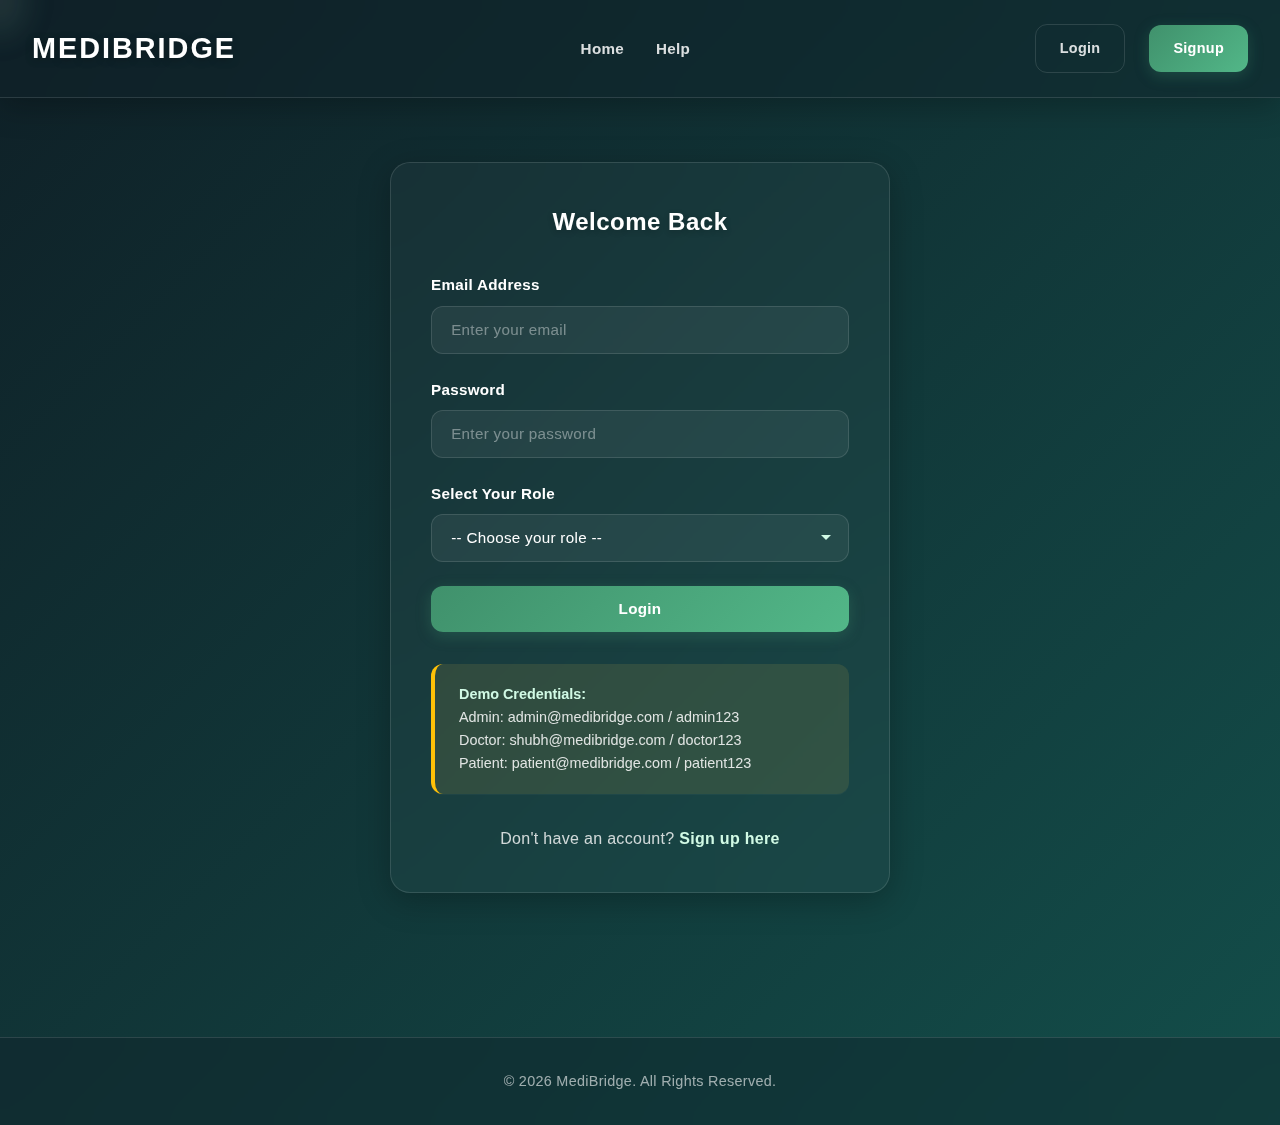
<file: login.html>
<!DOCTYPE html>
<html lang="en">
  <head>
    <meta charset="UTF-8" />
    <meta name="viewport" content="width=device-width, initial-scale=1.0" />
    <title>Login - MediBridge</title>
    <link rel="stylesheet" href="css/style.css" />
  </head>
  <body>
    <!-- HEADER & NAVIGATION -->
    <header>
      <div class="header-container">
        <a href="index.html" class="logo">MEDIBRIDGE</a>
        <nav>
          <ul>
            <li><a href="index.html">Home</a></li>
            <li><a href="admin.html">Admin</a></li>
            <li><a href="doctor.html">Doctor</a></li>
            <li><a href="patient.html">Me</a></li>
            <li><a href="help.html">Help</a></li>
          </ul>
        </nav>
        <div class="nav-buttons">
          <a href="login.html" class="btn-login">Login</a>
          <a href="signup.html" class="btn-signup">Signup</a>
        </div>
      </div>
    </header>

    <!-- MAIN CONTENT -->
    <main style="display: flex; justify-content: center; align-items: center; min-height: calc(100vh - 200px);">
      <div class="card" style="max-width: 500px; width: 100%;">
        <div class="card-header text-center">Welcome Back</div>

        <form id="loginForm">
          <div class="form-group">
            <label for="email">Email Address</label>
            <input
              type="email"
              id="email"
              placeholder="Enter your email"
              required
            />
          </div>

          <div class="form-group">
            <label for="password">Password</label>
            <input
              type="password"
              id="password"
              placeholder="Enter your password"
              required
            />
          </div>

          <div class="form-group">
            <label for="role">Select Your Role</label>
            <div class="custom-select">
              <select id="role" required>
                <option value="">-- Choose your role --</option>
                <option value="admin">Admin</option>
                <option value="doctor">Doctor</option>
                <option value="patient">Patient</option>
              </select>
            </div>
          </div>

          <button type="submit" class="btn btn-primary btn-block">
            Login
          </button>
        </form>

        <div class="alert alert-warning" style="margin-top: 2rem; font-size: 0.9rem;">
          <strong style="color: #D1FAE5;">Demo Credentials:</strong>
          <br style="margin: 0.5rem 0;" />
          <span style="color: rgba(255, 255, 255, 0.85);">
            Admin: admin@medibridge.com / admin123
            <br />
            Doctor: shubh@medibridge.com / doctor123
            <br />
            Patient: patient@medibridge.com / patient123
          </span>
        </div>

        <p style="text-align: center; margin-top: 2rem; color: rgba(255, 255, 255, 0.8); letter-spacing: 0.3px;">
          Don't have an account?
          <a href="signup.html" style="color: #D1FAE5; font-weight: 700; text-decoration: none; transition: all 0.3s ease;">
            Sign up here
          </a>
        </p>
      </div>
    </main>

    <!-- FOOTER -->
    <footer>
      <p>&copy; 2026 MediBridge. All Rights Reserved.</p>
    </footer>

    <script src="js/script.js"></script>
    <script>
      document.getElementById("loginForm").addEventListener("submit", function (e) {
        e.preventDefault();

        const email = document.getElementById("email").value.trim();
        const password = document.getElementById("password").value;
        const role = document.getElementById("role").value;

        // Validation
        if (!email) {
          FormValidator.showError("Please enter your email");
          return;
        }

        if (!password) {
          FormValidator.showError("Please enter your password");
          return;
        }

        if (!role) {
          FormValidator.showError("Please select your role");
          return;
        }

        // Login user
        const result = AuthManager.login(email, password, role);

        if (result.success) {
          FormValidator.showSuccess("Login successful! Redirecting...");
          setTimeout(() => {
            // Redirect based on role
            if (role === "admin") {
              window.location.href = "admin.html";
            } else if (role === "doctor") {
              window.location.href = "doctor.html";
            } else if (role === "patient") {
              window.location.href = "patient.html";
            }
          }, 1000);
        } else {
          FormValidator.showError(result.message);
        }
      });
    </script>
  </body>
</html>
</file>
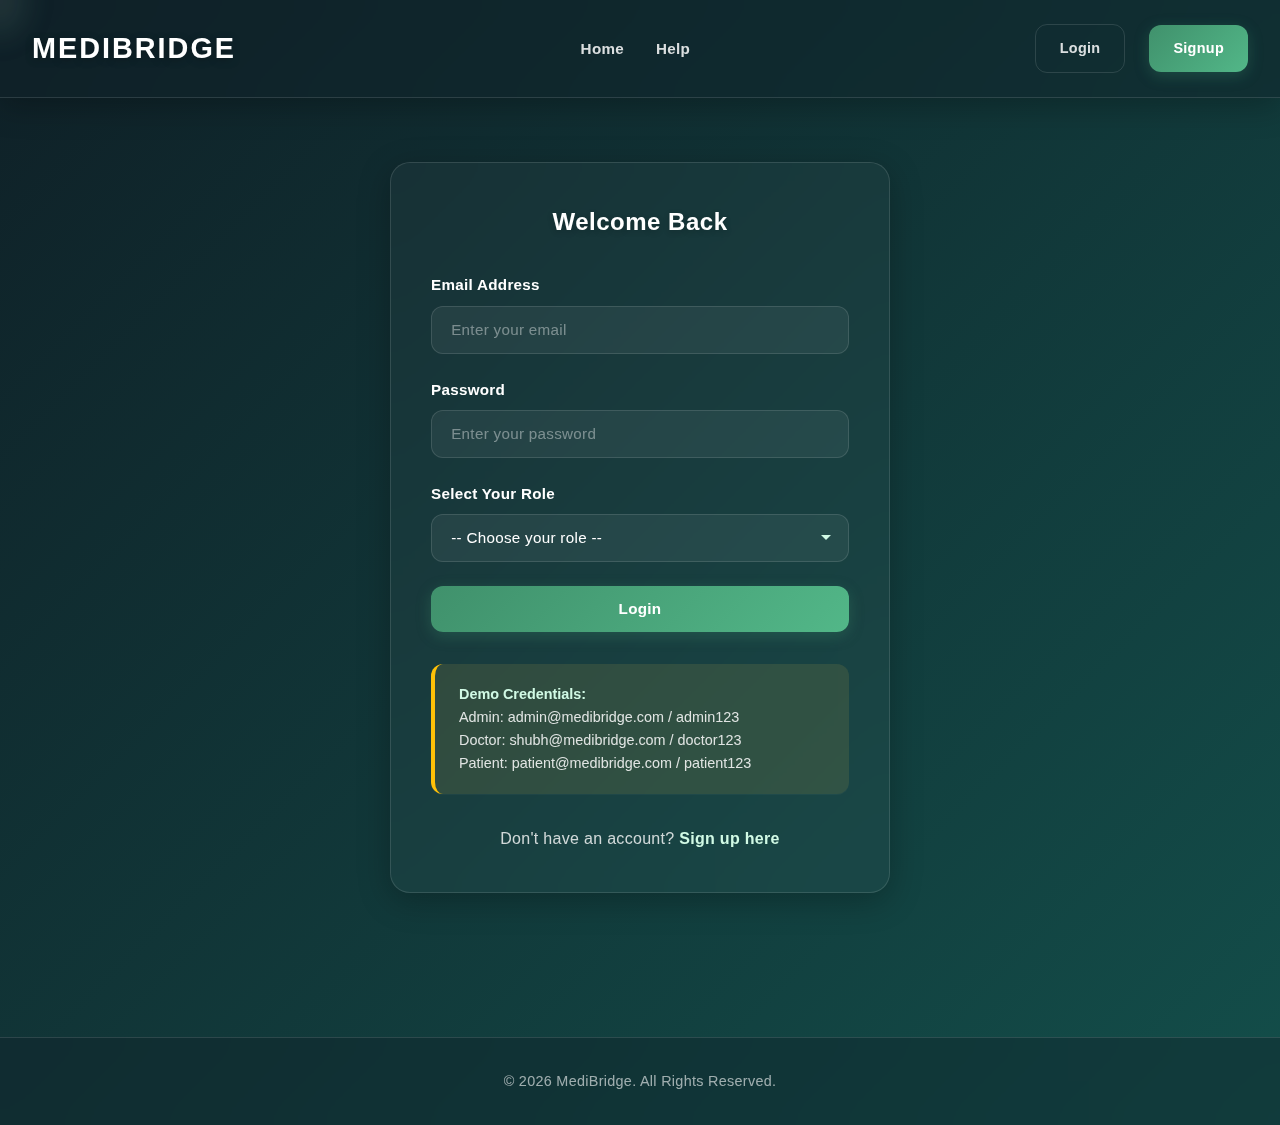
<file: patient.html>
<!DOCTYPE html>
<html lang="en">
  <head>
    <meta charset="UTF-8" />
    <meta name="viewport" content="width=device-width, initial-scale=1.0" />
    <title>Patient Dashboard - MediBridge</title>
    <link rel="stylesheet" href="css/style.css" />
  </head>
  <body>
    <!-- HEADER & NAVIGATION -->
    <header>
      <div class="header-container">
        <a href="index.html" class="logo">MEDIBRIDGE</a>
        <nav>
          <ul>
            <li><a href="index.html">Home</a></li>
            <li><a href="admin.html">Admin</a></li>
            <li><a href="doctor.html">Doctor</a></li>
            <li><a href="patient.html">Me</a></li>
            <li><a href="help.html">Help</a></li>
          </ul>
        </nav>
        <div class="nav-buttons">
          <a href="login.html" class="btn-login">Login</a>
          <a href="signup.html" class="btn-signup">Signup</a>
        </div>
      </div>
    </header>

    <!-- MAIN CONTENT -->
    <main>
      <h1 class="section-title">Patient Dashboard</h1>

      <!-- CONSULTATION REQUEST FORM -->
      <section class="section">
        <div class="card">
          <div class="card-header">Request a Consultation</div>

          <form id="consultationForm">
            <div style="display: grid; grid-template-columns: 1fr 1fr; gap: 2rem;">
              <div class="form-group">
                <label for="firstName">First Name</label>
                <input
                  type="text"
                  id="firstName"
                  placeholder="Enter first name"
                  required
                />
              </div>

              <div class="form-group">
                <label for="lastName">Last Name</label>
                <input
                  type="text"
                  id="lastName"
                  placeholder="Enter last name"
                  required
                />
              </div>
            </div>

            <div style="display: grid; grid-template-columns: 1fr 1fr; gap: 2rem;">
              <div class="form-group">
                <label for="age">Age</label>
                <input
                  type="number"
                  id="age"
                  placeholder="Enter your age"
                  min="1"
                  max="120"
                  required
                />
              </div>

              <div class="form-group">
                <label for="gender">Gender</label>
                <div class="custom-select">
                  <select id="gender" required>
                    <option value="">-- Select gender --</option>
                    <option value="male">Male</option>
                    <option value="female">Female</option>
                    <option value="other">Other</option>
                  </select>
                </div>
              </div>
            </div>

            <div style="display: grid; grid-template-columns: 1fr 1fr; gap: 2rem;">
              <div class="form-group">
                <label for="phone">Phone Number</label>
                <input
                  type="tel"
                  id="phone"
                  placeholder="Enter phone number (10 digits)"
                  required
                />
              </div>

              <div class="form-group">
                <label for="address">Address</label>
                <input
                  type="text"
                  id="address"
                  placeholder="Enter your address"
                  required
                />
              </div>
            </div>

            <div class="form-group">
              <label for="healthIssue">Health Issue</label>
              <div class="custom-select">
                <select id="healthIssue" required>
                  <option value="">-- Select health issue --</option>
                  <option value="fever">Fever</option>
                  <option value="cold">Cold</option>
                  <option value="skin-disease">Skin Disease</option>
                  <option value="headache">Headache</option>
                  <option value="stomach-pain">Stomach Pain</option>
                  <option value="allergy">Allergy</option>
                  <option value="body-pain">Body Pain</option>
                </select>
              </div>
            </div>

            <div class="form-group">
              <label for="imageUpload">Upload Medical Image (Optional)</label>
              <input
                type="file"
                id="imageUpload"
                accept="image/*"
              />
              <p style="font-size: 0.85rem; color: rgba(255, 255, 255, 0.6); margin-top: 0.5rem; letter-spacing: 0.2px;">
                Supported formats: JPG, PNG, GIF (Max 5MB)
              </p>
            </div>

            <button type="submit" class="btn btn-primary btn-block">
              Submit Consultation Request
            </button>
          </form>
        </div>
      </section>

      <!-- AVAILABLE DOCTORS SECTION -->
      <section class="section">
        <h2 class="section-title" style="margin-bottom: 1.5rem;">Available Doctors</h2>
        <p class="section-subtitle" style="margin-bottom: 3rem;">Click a doctor to assign them to your consultation</p>
        <div class="grid grid-4" id="patientDoctorsGrid"></div>
      </section>

      <!-- MY CONSULTATIONS SECTION -->
      <section class="section">
        <h2 class="section-title" style="margin-bottom: 2rem;">My Consultations</h2>
        <div id="consultationsContainer">
          <p style="text-align: center; color: rgba(255, 255, 255, 0.6); padding: 2rem; letter-spacing: 0.3px;">
            No consultations yet. Submit a request above to get started.
          </p>
        </div>
      </section>
    </main>

    <!-- EDIT MODAL -->
    <div id="editModal" class="modal">
      <div class="modal-content">
        <div class="modal-header">
          <h2>Edit Consultation</h2>
          <button class="modal-close" onclick="closeEditModal()">&times;</button>
        </div>
        <div class="modal-body">
          <form id="editForm">
            <div class="form-group">
              <label for="editFirstName">First Name</label>
              <input type="text" id="editFirstName" required />
            </div>

            <div class="form-group">
              <label for="editLastName">Last Name</label>
              <input type="text" id="editLastName" required />
            </div>

            <div class="form-group">
              <label for="editAge">Age</label>
              <input type="number" id="editAge" min="1" max="120" required />
            </div>

            <div class="form-group">
              <label for="editGender">Gender</label>
              <div class="custom-select">
                <select id="editGender" required>
                  <option value="male">Male</option>
                  <option value="female">Female</option>
                  <option value="other">Other</option>
                </select>
              </div>
            </div>

            <div class="form-group">
              <label for="editPhone">Phone Number</label>
              <input type="tel" id="editPhone" required />
            </div>

            <div class="form-group">
              <label for="editAddress">Address</label>
              <input type="text" id="editAddress" required />
            </div>

            <div class="form-group">
              <label for="editHealthIssue">Health Issue</label>
              <div class="custom-select">
                <select id="editHealthIssue" required>
                  <option value="fever">Fever</option>
                  <option value="cold">Cold</option>
                  <option value="skin-disease">Skin Disease</option>
                  <option value="headache">Headache</option>
                  <option value="stomach-pain">Stomach Pain</option>
                  <option value="allergy">Allergy</option>
                  <option value="body-pain">Body Pain</option>
                </select>
              </div>
            </div>

            <div class="form-group">
              <label for="editDoctor">Assigned Doctor</label>
              <div class="custom-select">
                <select id="editDoctor">
                  <option value="">-- Not assigned --</option>
                </select>
              </div>
            </div>

            <div class="form-group">
              <label for="editFile">Upload/Replace Medical File</label>
              <input type="file" id="editFile" accept="image/*,.pdf,.doc,.docx" />
              <p style="font-size: 0.85rem; color: rgba(255, 255, 255, 0.6); margin-top: 0.5rem; letter-spacing: 0.2px;">
                Current file: <span id="currentFileName">None</span>
              </p>
            </div>
          </form>
        </div>
        <div class="modal-footer">
          <button class="btn btn-outline" onclick="closeEditModal()">Cancel</button>
          <button class="btn btn-primary" onclick="saveEditedConsultation()">Save Changes</button>
        </div>
      </div>
    </div>

    <!-- FOOTER -->
    <footer>
      <p>&copy; 2026 MediBridge. All Rights Reserved.</p>
    </footer>

    <script src="js/script.js"></script>
    <script>
      // Check access
      NavigationManager.checkAccess("patient");

      // ============================================
      // DOCTOR SELECTION FOR NEW CONSULTATION
      // ============================================

      let selectedDoctorForNewConsultation = null;

      function selectDoctorForNewConsultation(doctorName) {
        selectedDoctorForNewConsultation = doctorName;
        
        // Update visual state of all doctor cards
        const cards = document.querySelectorAll("#patientDoctorsGrid .doctor-card");
        cards.forEach((card) => {
          const cardDoctorName = card.querySelector(".doctor-name").textContent;
          if (cardDoctorName === doctorName) {
            card.classList.add("selected");
          } else {
            card.classList.remove("selected");
          }
        });

        FormValidator.showSuccess("Dr. " + doctorName + " selected for your consultation!");
      }

      // ============================================
      // EDIT MODAL MANAGEMENT
      // ============================================

      let currentEditingConsultationId = null;

      function openEditModal(consultationId) {
        currentEditingConsultationId = consultationId;
        const consultation = ConsultationManager.getConsultationById(consultationId);

        if (!consultation) {
          alert("Consultation not found");
          return;
        }

        // Populate form with consultation data
        document.getElementById("editFirstName").value = consultation.firstName;
        document.getElementById("editLastName").value = consultation.lastName;
        document.getElementById("editAge").value = consultation.age;
        document.getElementById("editGender").value = consultation.gender;
        document.getElementById("editPhone").value = consultation.phone;
        document.getElementById("editAddress").value = consultation.address;
        document.getElementById("editHealthIssue").value = consultation.healthIssue;
        document.getElementById("editDoctor").value = consultation.doctor || "";

        // Populate doctor dropdown
        const doctorSelect = document.getElementById("editDoctor");
        doctorSelect.innerHTML = '<option value="">-- Not assigned --</option>';
        getDoctorsList().forEach((doctor) => {
          const option = document.createElement("option");
          option.value = doctor.name;
          option.textContent = doctor.name;
          doctorSelect.appendChild(option);
        });
        doctorSelect.value = consultation.doctor || "";

        // Show current file
        const fileData = FileManager.getFile(consultationId);
        const currentFileSpan = document.getElementById("currentFileName");
        if (fileData) {
          currentFileSpan.textContent = fileData.name + " (" + (fileData.size / 1024).toFixed(2) + " KB)";
        } else {
          currentFileSpan.textContent = "None";
        }

        // Show modal
        document.getElementById("editModal").classList.add("active");
      }

      function closeEditModal() {
        document.getElementById("editModal").classList.remove("active");
        currentEditingConsultationId = null;
        document.getElementById("editFile").value = "";
      }

      function saveEditedConsultation() {
        if (!currentEditingConsultationId) return;

        const updatedData = {
          firstName: document.getElementById("editFirstName").value,
          lastName: document.getElementById("editLastName").value,
          age: parseInt(document.getElementById("editAge").value),
          gender: document.getElementById("editGender").value,
          phone: document.getElementById("editPhone").value,
          address: document.getElementById("editAddress").value,
          healthIssue: document.getElementById("editHealthIssue").value,
          doctor: document.getElementById("editDoctor").value || null,
        };

        // Validate
        if (!updatedData.firstName || !updatedData.lastName) {
          FormValidator.showError("Please enter your full name");
          return;
        }

        if (!FormValidator.validatePhone(updatedData.phone)) {
          FormValidator.showError("Please enter a valid 10-digit phone number");
          return;
        }

        // Handle file upload if present
        const fileInput = document.getElementById("editFile");
        if (fileInput.files.length > 0) {
          const file = fileInput.files[0];
          FileManager.storeFile(currentEditingConsultationId, file).then(() => {
            completeConsultationUpdate(updatedData);
          });
        } else {
          completeConsultationUpdate(updatedData);
        }
      }

      function completeConsultationUpdate(updatedData) {
        // Update consultation
        const result = ConsultationManager.updateConsultation(
          currentEditingConsultationId,
          updatedData
        );

        if (result) {
          FormValidator.showSuccess("Consultation updated successfully!");
          closeEditModal();
          loadConsultations();
        } else {
          FormValidator.showError("Failed to update consultation");
        }
      }

      // ============================================
      // DELETE CONFIRMATION
      // ============================================

      function confirmDeleteConsultation(consultationId) {
        const confirmed = confirm(
          "Are you sure you want to remove this patient from the list? This action cannot be undone."
        );

        if (confirmed) {
          deleteConsultation(consultationId);
        }
      }

      function deleteConsultation(consultationId) {
        const result = ConsultationManager.deleteConsultation(consultationId);

        if (result) {
          FormValidator.showSuccess("Consultation deleted successfully!");
          loadConsultations();
        } else {
          FormValidator.showError("Failed to delete consultation");
        }
      }

      // ============================================
      // DOCTOR SELECTION MANAGEMENT (ISOLATED PER RECORD)
      // ============================================

      function selectDoctorForConsultation(consultationId, doctorName) {
        const consultation = ConsultationManager.getConsultationById(consultationId);

        if (consultation) {
          // Update only this specific consultation record
          ConsultationManager.updateConsultation(consultationId, {
            doctor: doctorName,
          });

          // Reload consultations to reflect the change
          loadConsultations();

          FormValidator.showSuccess("Dr. " + doctorName + " assigned to this consultation!");
        }
      }

      // ============================================
      // FILE MANAGEMENT
      // ============================================

      function downloadFile(consultationId) {
        FileManager.downloadFile(consultationId);
      }

      // Render doctors for patient
      function renderPatientDoctors() {
        const grid = document.getElementById("patientDoctorsGrid");
        const doctors = getDoctorsList();

        grid.innerHTML = doctors
          .map((doctor) => {
            return '<div class="doctor-card" onclick="selectDoctorForNewConsultation(\'' + doctor.name + '\')" style="cursor: pointer;"><div class="doctor-name">' + doctor.name + '</div><div class="doctor-specialty">' + doctor.specialty + '</div><div class="doctor-rating">' + generateStarRating(doctor.rating) + '</div><div class="doctor-rating-text">(' + doctor.rating.toFixed(1) + '/5)</div></div>';
          })
          .join("");
      }

      // Load consultations
      function loadConsultations() {
        const user = AuthManager.getCurrentUser();
        const consultations =
          JSON.parse(localStorage.getItem("medibridge_consultations")) || [];
        const userConsultations = consultations.filter(
          (c) => c.patientId === user.id
        );
        const container = document.getElementById("consultationsContainer");

        if (userConsultations.length === 0) {
          container.innerHTML = `
            <p style="text-align: center; color: rgba(255, 255, 255, 0.6); padding: 2rem; letter-spacing: 0.3px;">
              No consultations yet. Submit a request above to get started.
            </p>
          `;
          return;
        }

        let html = '<div class="table-container"><table>';
        html += `
          <thead>
            <tr>
              <th>Health Issue</th>
              <th>Doctor</th>
              <th>Status</th>
              <th>File</th>
              <th>Date</th>
              <th>Actions</th>
            </tr>
          </thead>
          <tbody>
        `;

        userConsultations.forEach((consultation) => {
          const statusBadge =
            consultation.status === "Accepted"
              ? '<span class="badge badge-success">Accepted</span>'
              : '<span class="badge badge-pending">Pending</span>';

          const doctorDisplay = consultation.doctor || "Not assigned";
          
          const fileData = FileManager.getFile(consultation.id);
          const fileDisplay = fileData 
            ? '<button class="btn btn-small btn-primary" onclick="downloadFile(' + consultation.id + ')">Download</button>'
            : '<span style="color: rgba(255, 255, 255, 0.5);">No file</span>';

          html += `
            <tr>
              <td>${consultation.healthIssue}</td>
              <td>${doctorDisplay}</td>
              <td>${statusBadge}</td>
              <td>${fileDisplay}</td>
              <td>${consultation.createdAt}</td>
              <td>
                <div class="action-buttons">
                  <button class="btn btn-small btn-primary" onclick="openEditModal(${consultation.id})">Edit</button>
                  <button class="btn btn-small btn-danger" onclick="confirmDeleteConsultation(${consultation.id})">Delete</button>
                </div>
              </td>
            </tr>
          `;
        });

        html += `
          </tbody>
        </table></div>
        `;

        container.innerHTML = html;
      }

      // Handle form submission
      document
        .getElementById("consultationForm")
        .addEventListener("submit", async function (e) {
          e.preventDefault();

          const firstName = document.getElementById("firstName").value.trim();
          const lastName = document.getElementById("lastName").value.trim();
          const age = document.getElementById("age").value;
          const gender = document.getElementById("gender").value;
          const phone = document.getElementById("phone").value.trim();
          const address = document.getElementById("address").value.trim();
          const healthIssue = document.getElementById("healthIssue").value;
          const fileInput = document.getElementById("imageUpload");

          // Validation
          if (!firstName || !lastName) {
            FormValidator.showError("Please enter your full name");
            return;
          }

          if (!age || age < 1 || age > 120) {
            FormValidator.showError("Please enter a valid age");
            return;
          }

          if (!gender) {
            FormValidator.showError("Please select your gender");
            return;
          }

          if (!FormValidator.validatePhone(phone)) {
            FormValidator.showError("Please enter a valid 10-digit phone number");
            return;
          }

          if (!address) {
            FormValidator.showError("Please enter your address");
            return;
          }

          if (!healthIssue) {
            FormValidator.showError("Please select a health issue");
            return;
          }

          // Add consultation with selected doctor
          const consultation = ConsultationManager.addConsultation({
            firstName,
            lastName,
            age,
            gender,
            phone,
            address,
            healthIssue,
            doctor: selectedDoctorForNewConsultation,
          });

          // Store file if uploaded
          if (fileInput.files.length > 0) {
            await FileManager.storeFile(consultation.id, fileInput.files[0]);
          }

          FormValidator.showSuccess("Consultation request submitted successfully!");

          // Reset form and selection
          document.getElementById("consultationForm").reset();
          selectedDoctorForNewConsultation = null;
          
          // Clear doctor card selection
          document.querySelectorAll("#patientDoctorsGrid .doctor-card").forEach((card) => {
            card.classList.remove("selected");
          });

          // Reload consultations
          setTimeout(() => {
            loadConsultations();
          }, 1000);
        });

      // Load on page load
      document.addEventListener("DOMContentLoaded", function () {
        renderPatientDoctors();
        loadConsultations();
      });

      // Close modal when clicking outside
      document.getElementById("editModal").addEventListener("click", function (e) {
        if (e.target === this) {
          closeEditModal();
        }
      });
    </script>
  </body>
</html>
</file>
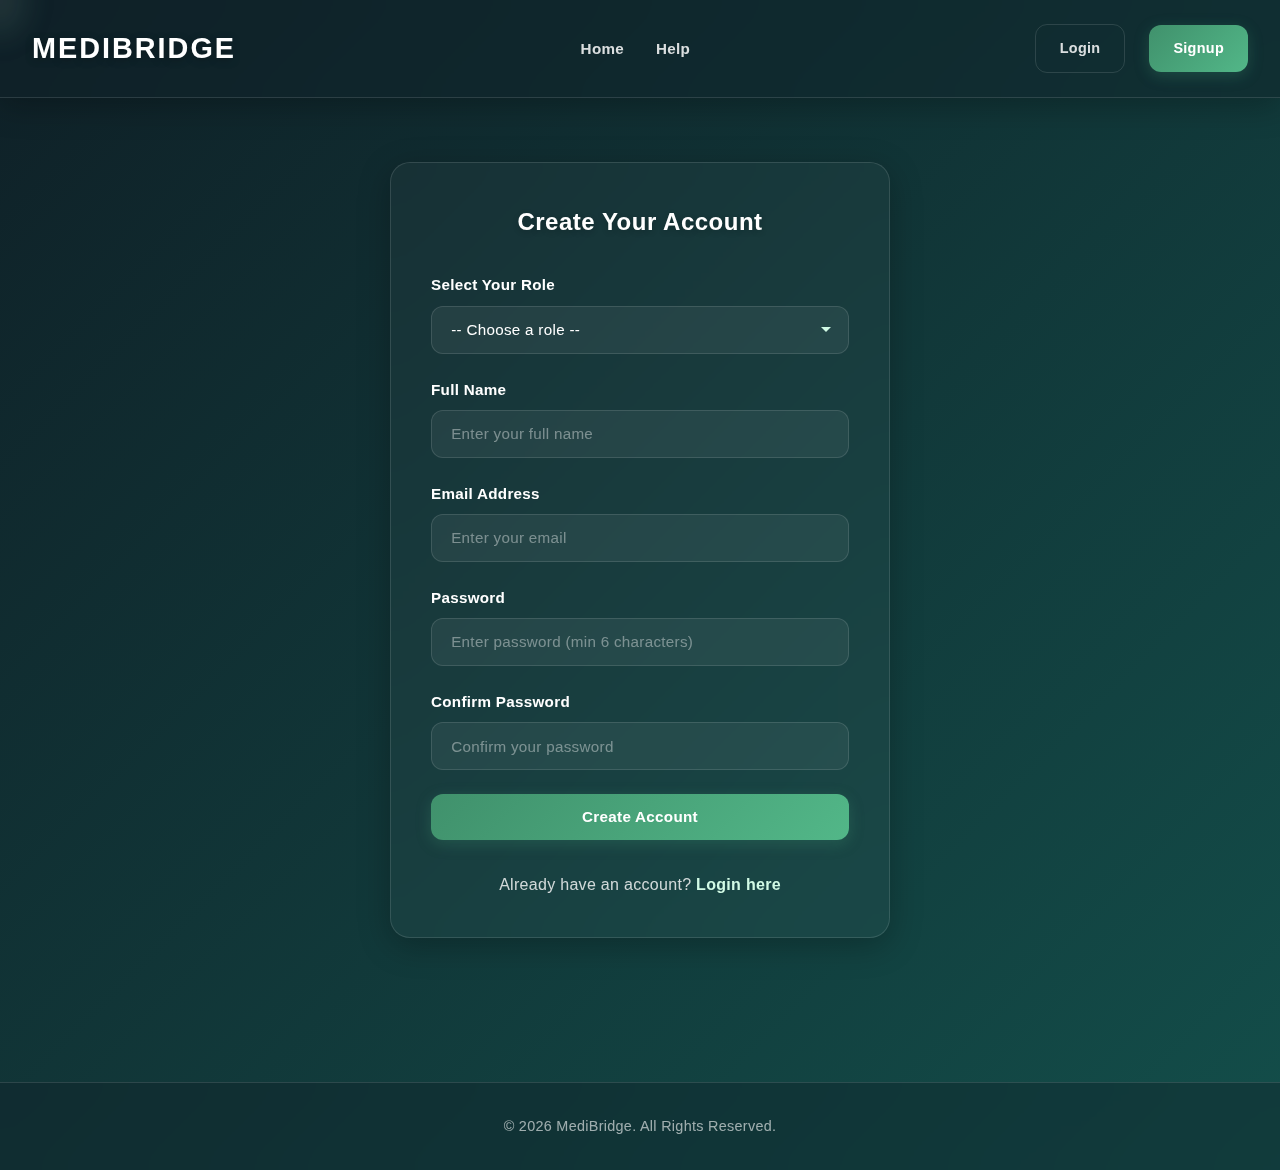
<file: signup.html>
<!DOCTYPE html>
<html lang="en">
  <head>
    <meta charset="UTF-8" />
    <meta name="viewport" content="width=device-width, initial-scale=1.0" />
    <title>Sign Up - MediBridge</title>
    <link rel="stylesheet" href="css/style.css" />
  </head>
  <body>
    <!-- HEADER & NAVIGATION -->
    <header>
      <div class="header-container">
        <a href="index.html" class="logo">MEDIBRIDGE</a>
        <nav>
          <ul>
            <li><a href="index.html">Home</a></li>
            <li><a href="admin.html">Admin</a></li>
            <li><a href="doctor.html">Doctor</a></li>
            <li><a href="patient.html">Me</a></li>
            <li><a href="help.html">Help</a></li>
          </ul>
        </nav>
        <div class="nav-buttons">
          <a href="login.html" class="btn-login">Login</a>
          <a href="signup.html" class="btn-signup">Signup</a>
        </div>
      </div>
    </header>

    <!-- MAIN CONTENT -->
    <main style="display: flex; justify-content: center; align-items: center; min-height: calc(100vh - 200px);">
      <div class="card" style="max-width: 500px; width: 100%;">
        <div class="card-header text-center">Create Your Account</div>

        <form id="signupForm">
          <div class="form-group">
            <label for="role">Select Your Role</label>
            <div class="custom-select">
              <select id="role" required>
                <option value="">-- Choose a role --</option>
                <option value="admin">Admin</option>
                <option value="doctor">Doctor</option>
                <option value="patient">Patient</option>
              </select>
            </div>
          </div>

          <div class="form-group">
            <label for="name">Full Name</label>
            <input
              type="text"
              id="name"
              placeholder="Enter your full name"
              required
            />
          </div>

          <div class="form-group">
            <label for="email">Email Address</label>
            <input
              type="email"
              id="email"
              placeholder="Enter your email"
              required
            />
          </div>

          <div class="form-group">
            <label for="password">Password</label>
            <input
              type="password"
              id="password"
              placeholder="Enter password (min 6 characters)"
              required
            />
          </div>

          <div class="form-group">
            <label for="confirmPassword">Confirm Password</label>
            <input
              type="password"
              id="confirmPassword"
              placeholder="Confirm your password"
              required
            />
          </div>

          <button type="submit" class="btn btn-primary btn-block">
            Create Account
          </button>
        </form>

        <p style="text-align: center; margin-top: 2rem; color: rgba(255, 255, 255, 0.8); letter-spacing: 0.3px;">
          Already have an account?
          <a href="login.html" style="color: #D1FAE5; font-weight: 700; text-decoration: none; transition: all 0.3s ease;">
            Login here
          </a>
        </p>
      </div>
    </main>

    <!-- FOOTER -->
    <footer>
      <p>&copy; 2026 MediBridge. All Rights Reserved.</p>
    </footer>

    <script src="js/script.js"></script>
    <script>
      document.getElementById("signupForm").addEventListener("submit", function (e) {
        e.preventDefault();

        const role = document.getElementById("role").value;
        const name = document.getElementById("name").value.trim();
        const email = document.getElementById("email").value.trim();
        const password = document.getElementById("password").value;
        const confirmPassword = document.getElementById("confirmPassword").value;

        // Validation
        if (!role) {
          FormValidator.showError("Please select a role");
          return;
        }

        if (!name) {
          FormValidator.showError("Please enter your name");
          return;
        }

        if (!FormValidator.validateEmail(email)) {
          FormValidator.showError("Please enter a valid email address");
          return;
        }

        if (!FormValidator.validatePassword(password)) {
          FormValidator.showError("Password must be at least 6 characters");
          return;
        }

        if (password !== confirmPassword) {
          FormValidator.showError("Passwords do not match");
          return;
        }

        // Register user
        const result = AuthManager.register(name, email, password, role);

        if (result.success) {
          FormValidator.showSuccess(
            "Registration successful! Redirecting to login..."
          );
          setTimeout(() => {
            window.location.href = "login.html";
          }, 1500);
        } else {
          FormValidator.showError(result.message);
        }
      });
    </script>
  </body>
</html>
</file>
<file: css/style.css>
/* =============================================
   MediBridge – Global Stylesheet
   Premium Dark Glassmorphism Design
   ============================================= */

/* ============================================
   CSS VARIABLES & ROOT STYLES
   ============================================= */

:root {
  --primary-color: #40916c;
  --primary-light: #52b788;
  --primary-dark: #2d6a4f;
  --text-primary: #ffffff;
  --text-secondary: rgba(255, 255, 255, 0.85);
  --text-tertiary: rgba(255, 255, 255, 0.6);
  --glass-bg: rgba(255, 255, 255, 0.03);
  --glass-border: rgba(255, 255, 255, 0.12);
  --shadow-sm: 0 4px 15px rgba(0, 0, 0, 0.15);
  --shadow-md: 0 8px 32px rgba(0, 0, 0, 0.25);
  --shadow-lg: 0 12px 48px rgba(0, 0, 0, 0.35);
  --transition: all 0.3s cubic-bezier(0.4, 0, 0.2, 1);
}

/* ============================================
   GLOBAL RESET & BASE STYLES
   ============================================= */

* {
  margin: 0;
  padding: 0;
  box-sizing: border-box;
}

html {
  scroll-behavior: smooth;
}

body {
  font-family: -apple-system, BlinkMacSystemFont, "Segoe UI", Roboto, "Helvetica Neue", Arial, sans-serif;
  background: linear-gradient(135deg, #0f2027 0%, #134e4a 25%, #1b4332 50%, #2d6a4f 100%);
  background-size: 400% 400%;
  animation: gradientShift 15s ease infinite;
  color: var(--text-primary);
  line-height: 1.6;
  overflow-x: hidden;
  cursor: auto;
}

@keyframes gradientShift {
  0% {
    background-position: 0% 50%;
  }
  50% {
    background-position: 100% 50%;
  }
  100% {
    background-position: 0% 50%;
  }
}

/* ============================================
   CURSOR GLOW EFFECT
   ============================================= */

#cursor-glow {
  position: fixed;
  width: 50px;
  height: 70px;
  pointer-events: none;
  z-index: 9998;
  left: 0;
  top: 0;
  background: radial-gradient(
    ellipse at center,
    rgba(255, 255, 255, 0.18) 0%,
    rgba(255, 255, 255, 0.08) 30%,
    rgba(45, 106, 79, 0.2) 60%,
    rgba(45, 106, 79, 0.05) 100%
  );
  border-radius: 50%;
  filter: blur(12px);
  box-shadow: 
    0 0 15px rgba(255, 255, 255, 0.1),
    0 0 30px rgba(45, 106, 79, 0.15),
    inset 0 0 20px rgba(255, 255, 255, 0.1);
  opacity: 0.8;
}

/* ============================================
   HEADER & NAVIGATION
   ============================================= */

header {
  position: sticky;
  top: 0;
  z-index: 1000;
  background: rgba(15, 32, 39, 0.4);
  backdrop-filter: blur(20px);
  border-bottom: 1px solid var(--glass-border);
  box-shadow: var(--shadow-md);
}

.header-container {
  max-width: 1400px;
  margin: 0 auto;
  padding: 1.5rem 2rem;
  display: flex;
  justify-content: space-between;
  align-items: center;
}

.logo {
  font-size: 1.8rem;
  font-weight: 900;
  color: var(--text-primary);
  text-decoration: none;
  letter-spacing: 2px;
  text-shadow: 0 2px 8px rgba(0, 0, 0, 0.3);
  transition: var(--transition);
}

.logo:hover {
  color: var(--primary-light);
  text-shadow: 0 4px 12px rgba(64, 145, 108, 0.4);
}

nav ul {
  display: flex;
  list-style: none;
  gap: 0.5rem;
}

nav ul li a {
  color: var(--text-secondary);
  text-decoration: none;
  font-weight: 600;
  font-size: 0.95rem;
  letter-spacing: 0.3px;
  transition: var(--transition);
  position: relative;
}

nav ul li a:hover {
  color: var(--primary-light);
}

nav ul li a::after {
  content: "";
  position: absolute;
  bottom: -5px;
  left: 0;
  width: 0;
  height: 2px;
  background: var(--primary-light);
  transition: var(--transition);
}

nav ul li a:hover::after {
  width: 100%;
}

.nav-buttons {
  display: flex;
  gap: 1.5rem;
  align-items: center;
}

.btn-login,
.btn-signup {
  padding: 0.75rem 1.5rem;
  border-radius: 12px;
  text-decoration: none;
  font-weight: 700;
  font-size: 0.9rem;
  letter-spacing: 0.3px;
  transition: var(--transition);
  cursor: pointer;
}

.btn-login {
  color: var(--text-secondary);
  border: 1px solid var(--glass-border);
  background: transparent;
}

.btn-login:hover {
  background: rgba(64, 145, 108, 0.15);
  border-color: var(--primary-light);
  color: var(--text-primary);
}

.btn-signup {
  background: linear-gradient(135deg, var(--primary-color), var(--primary-light));
  color: var(--text-primary);
  border: none;
  box-shadow: 0 4px 15px rgba(64, 145, 108, 0.3);
}

.btn-signup:hover {
  transform: translateY(-2px);
  box-shadow: 0 6px 20px rgba(64, 145, 108, 0.4);
}

/* ============================================
   MAIN CONTENT & SECTIONS
   ============================================= */

main {
  max-width: 1400px;
  margin: 0 auto;
  padding: 4rem 2rem;
}

.section {
  margin-bottom: 5rem;
}

.section-title {
  font-size: 2.5rem;
  font-weight: 900;
  color: var(--text-primary);
  margin-bottom: 1.5rem;
  letter-spacing: 1px;
  text-shadow: 0 2px 8px rgba(0, 0, 0, 0.3);
}

.section-subtitle {
  font-size: 1.1rem;
  color: var(--text-secondary);
  letter-spacing: 0.5px;
}

.text-center {
  text-align: center;
}

/* ============================================
   GRID LAYOUTS
   ============================================= */

.grid {
  display: grid;
  gap: 2rem;
  margin-bottom: 2rem;
}

.grid-2 {
  grid-template-columns: repeat(auto-fit, minmax(300px, 1fr));
}

.grid-3 {
  grid-template-columns: repeat(auto-fit, minmax(280px, 1fr));
}

.grid-4 {
  grid-template-columns: repeat(auto-fit, minmax(250px, 1fr));
}

/* ============================================
   CARDS & GLASS CONTAINERS
   ============================================= */

.card {
  background: var(--glass-bg);
  backdrop-filter: blur(20px);
  border: 1px solid var(--glass-border);
  border-radius: 20px;
  padding: 2.5rem;
  box-shadow: var(--shadow-md);
  transition: var(--transition);
  animation: fadeInUp 0.6s ease-out;
}

.card:hover {
  transform: translateY(-4px);
  box-shadow: var(--shadow-lg);
  border-color: rgba(255, 255, 255, 0.25);
}

@keyframes fadeInUp {
  from {
    opacity: 0;
    transform: translateY(20px);
  }
  to {
    opacity: 1;
    transform: translateY(0);
  }
}

.card-header {
  font-size: 1.5rem;
  font-weight: 800;
  color: var(--text-primary);
  margin-bottom: 2rem;
  letter-spacing: 0.5px;
  text-shadow: 0 2px 6px rgba(0, 0, 0, 0.2);
}

/* ============================================
   DOCTOR CARD STYLES
   ============================================= */

.doctor-card {
  position: relative;
  background: var(--glass-bg);
  backdrop-filter: blur(20px);
  border: 1px solid var(--glass-border);
  border-radius: 16px;
  padding: 2rem 1.5rem;
  text-align: center;
  transition: var(--transition);
  cursor: pointer;
}

.doctor-card:hover {
  transform: translateY(-6px) scale(1.02);
  box-shadow: 0 12px 40px rgba(64, 145, 108, 0.2);
  border-color: var(--primary-light);
  background: rgba(64, 145, 108, 0.1);
}

.doctor-card.selected {
  border: 2px solid var(--primary-light);
  background: rgba(64, 145, 108, 0.15);
  box-shadow: 0 0 20px rgba(64, 145, 108, 0.3), inset 0 0 15px rgba(64, 145, 108, 0.1);
  transform: scale(1.03);
}

.doctor-card.selected::before {
  content: "✓ Selected";
  position: absolute;
  top: 10px;
  right: 10px;
  background: var(--primary-color);
  color: white;
  padding: 0.4rem 0.8rem;
  border-radius: 8px;
  font-size: 0.75rem;
  font-weight: 700;
  letter-spacing: 0.2px;
}

.doctor-name {
  font-size: 1.1rem;
  font-weight: 800;
  color: var(--text-primary);
  margin-bottom: 0.5rem;
  letter-spacing: 0.3px;
}

.doctor-specialty {
  font-size: 0.9rem;
  color: var(--primary-light);
  margin-bottom: 1rem;
  font-weight: 600;
  letter-spacing: 0.2px;
}

.doctor-rating {
  font-size: 1rem;
  color: #ffd700;
  margin-bottom: 0.3rem;
  letter-spacing: 0.2px;
}

.doctor-rating-text {
  font-size: 0.85rem;
  color: var(--text-tertiary);
  letter-spacing: 0.2px;
}

/* ============================================
   FORM STYLES
   ============================================= */

.form-group {
  margin-bottom: 1.5rem;
}

label {
  display: block;
  margin-bottom: 0.5rem;
  font-weight: 700;
  color: var(--text-primary);
  font-size: 0.95rem;
  letter-spacing: 0.3px;
}

input,
select,
textarea {
  width: 100%;
  padding: 0.9rem 1.2rem;
  background: rgba(255, 255, 255, 0.06);
  border: 1px solid var(--glass-border);
  border-radius: 12px;
  color: var(--text-primary);
  font-family: inherit;
  font-size: 0.95rem;
  transition: var(--transition);
  letter-spacing: 0.3px;
}

input::placeholder,
textarea::placeholder {
  color: rgba(255, 255, 255, 0.4);
}

input:focus,
select:focus,
textarea:focus {
  outline: none;
  background: rgba(255, 255, 255, 0.1);
  border-color: var(--primary-light);
  box-shadow: 0 0 20px rgba(64, 145, 108, 0.2);
}

textarea {
  resize: vertical;
  min-height: 120px;
}

/* ============================================
   CUSTOM DROPDOWN STYLES
   ============================================= */

.custom-select {
  position: relative;
  display: inline-block;
  width: 100%;
}

.custom-select select {
  appearance: none;
  -webkit-appearance: none;
  -moz-appearance: none;
  padding-right: 2.5rem;
  cursor: pointer;
  background-image: url("data:image/svg+xml,%3Csvg xmlns='http://www.w3.org/2000/svg' width='12' height='8' viewBox='0 0 12 8'%3E%3Cpath fill='%23D1FAE5' d='M1 1l5 5 5-5'/%3E%3C/svg%3E");
  background-repeat: no-repeat;
  background-position: right 1rem center;
  background-size: 12px;
  padding-right: 2.5rem;
}

.custom-select select:hover {
  border-color: var(--primary-light);
  background-color: rgba(255, 255, 255, 0.08);
}

.custom-select select:focus {
  outline: none;
  border-color: var(--primary-light);
  background-color: rgba(255, 255, 255, 0.1);
  box-shadow: 0 0 20px rgba(64, 145, 108, 0.2);
}

/* Option styling for better visibility */
select option {
  background: #1b4332;
  color: var(--text-primary);
  padding: 0.5rem;
}

select option:hover {
  background: var(--primary-color);
}

/* ============================================
   BUTTON STYLES
   ============================================= */

.btn {
  padding: 0.9rem 2rem;
  border: none;
  border-radius: 12px;
  font-weight: 700;
  font-size: 0.95rem;
  cursor: pointer;
  transition: var(--transition);
  letter-spacing: 0.3px;
  text-decoration: none;
  display: inline-block;
  text-align: center;
}

.btn-primary {
  background: linear-gradient(135deg, var(--primary-color), var(--primary-light));
  color: var(--text-primary);
  box-shadow: 0 4px 15px rgba(64, 145, 108, 0.3);
}

.btn-primary:hover {
  transform: translateY(-2px);
  box-shadow: 0 6px 25px rgba(64, 145, 108, 0.4);
}

.btn-secondary {
  background: linear-gradient(135deg, var(--primary-light), #52b788);
  color: var(--text-primary);
  box-shadow: 0 4px 15px rgba(82, 183, 136, 0.3);
}

.btn-secondary:hover {
  transform: translateY(-2px);
  box-shadow: 0 6px 25px rgba(82, 183, 136, 0.4);
}

.btn-outline {
  background: transparent;
  color: var(--text-primary);
  border: 2px solid var(--glass-border);
}

.btn-outline:hover {
  background: rgba(64, 145, 108, 0.15);
  border-color: var(--primary-light);
  color: var(--text-primary);
}

.btn-small {
  padding: 0.6rem 1.2rem;
  font-size: 0.85rem;
}

.btn-block {
  width: 100%;
}

/* ============================================
   BADGE STYLES
   ============================================= */

.badge {
  display: inline-block;
  padding: 0.4rem 0.9rem;
  border-radius: 20px;
  font-size: 0.8rem;
  font-weight: 700;
  letter-spacing: 0.2px;
}

.badge-success {
  background: rgba(82, 183, 136, 0.2);
  color: #52b788;
  border: 1px solid rgba(82, 183, 136, 0.4);
}

.badge-pending {
  background: rgba(255, 193, 7, 0.2);
  color: #ffc107;
  border: 1px solid rgba(255, 193, 7, 0.4);
}

/* ============================================
   ALERT STYLES
   ============================================= */

.alert {
  padding: 1.2rem 1.5rem;
  border-radius: 12px;
  border-left: 4px solid;
  background: rgba(255, 255, 255, 0.05);
  backdrop-filter: blur(10px);
}

.alert-warning {
  border-left-color: #ffc107;
  background: rgba(255, 193, 7, 0.08);
}

/* ============================================
   TABLE STYLES
   ============================================= */

.table-container {
  background: var(--glass-bg);
  backdrop-filter: blur(15px);
  border: 1px solid var(--glass-border);
  border-radius: 16px;
  overflow: hidden;
  box-shadow: var(--shadow-md);
}

table {
  width: 100%;
  border-collapse: collapse;
}

thead {
  background: rgba(45, 106, 79, 0.08);
  border-bottom: 2px solid var(--glass-border);
}

th {
  padding: 1.2rem 1.5rem;
  text-align: left;
  font-weight: 800;
  color: var(--text-primary);
  letter-spacing: 0.3px;
  font-size: 0.95rem;
}

td {
  padding: 1rem 1.5rem;
  border-bottom: 1px solid rgba(255, 255, 255, 0.05);
  color: var(--text-secondary);
  font-size: 0.9rem;
  letter-spacing: 0.2px;
}

tbody tr {
  transition: var(--transition);
}

tbody tr:hover {
  background: rgba(64, 145, 108, 0.05);
}

tbody tr:last-child td {
  border-bottom: none;
}

/* ============================================
   FOOTER
   ============================================= */

footer {
  background: rgba(15, 32, 39, 0.4);
  backdrop-filter: blur(20px);
  border-top: 1px solid var(--glass-border);
  padding: 2rem;
  text-align: center;
  color: var(--text-tertiary);
  font-size: 0.9rem;
  letter-spacing: 0.3px;
  margin-top: 5rem;
}

/* ============================================
   UTILITY CLASSES
   ============================================= */

.hidden {
  display: none !important;
}

.tab-btn.active {
  border-bottom-color: var(--primary-light);
  color: var(--text-primary);
}

/* ============================================
   MODAL & EDIT FORM STYLES
   ============================================= */

.modal {
  display: none;
  position: fixed;
  z-index: 10000;
  left: 0;
  top: 0;
  width: 100%;
  height: 100%;
  background: rgba(0, 0, 0, 0.7);
  backdrop-filter: blur(5px);
  justify-content: center;
  align-items: center;
}

.modal.active {
  display: flex;
}

.modal-content {
  background: linear-gradient(135deg, rgba(15, 32, 39, 0.5), rgba(27, 67, 50, 0.4));
  backdrop-filter: blur(20px);
  border: 1px solid var(--glass-border);
  border-radius: 20px;
  padding: 2.5rem;
  max-width: 600px;
  width: 90%;
  max-height: 80vh;
  overflow-y: auto;
  box-shadow: 0 20px 60px rgba(0, 0, 0, 0.4);
  animation: slideIn 0.3s ease;
}

@keyframes slideIn {
  from {
    transform: translateY(-50px);
    opacity: 0;
  }
  to {
    transform: translateY(0);
    opacity: 1;
  }
}

.modal-header {
  display: flex;
  justify-content: space-between;
  align-items: center;
  margin-bottom: 2rem;
  border-bottom: 1px solid var(--glass-border);
  padding-bottom: 1.5rem;
}

.modal-header h2 {
  color: var(--text-primary);
  font-size: 1.5rem;
  font-weight: 900;
  letter-spacing: 0.5px;
}

.modal-close {
  background: none;
  border: none;
  color: var(--text-tertiary);
  font-size: 1.5rem;
  cursor: pointer;
  transition: var(--transition);
}

.modal-close:hover {
  color: var(--text-primary);
}

.modal-body {
  margin-bottom: 2rem;
}

.modal-footer {
  display: flex;
  gap: 1rem;
  justify-content: flex-end;
}

.confirmation-dialog {
  background: linear-gradient(135deg, rgba(15, 32, 39, 0.5), rgba(27, 67, 50, 0.4));
  backdrop-filter: blur(20px);
  border: 1px solid var(--glass-border);
  border-radius: 16px;
  padding: 2rem;
  max-width: 400px;
  box-shadow: 0 20px 60px rgba(0, 0, 0, 0.4);
  text-align: center;
}

.confirmation-dialog p {
  color: var(--text-secondary);
  margin-bottom: 2rem;
  font-size: 1rem;
  letter-spacing: 0.3px;
}

.confirmation-dialog .modal-footer {
  justify-content: center;
}

.btn-small {
  padding: 0.6rem 1.2rem;
  font-size: 0.85rem;
  border-radius: 8px;
}

.btn-danger {
  background: rgba(220, 38, 38, 0.2);
  border: 1px solid rgba(220, 38, 38, 0.4);
  color: #ff6b6b;
  transition: var(--transition);
}

.btn-danger:hover {
  background: rgba(220, 38, 38, 0.3);
  border-color: rgba(220, 38, 38, 0.6);
  box-shadow: 0 0 15px rgba(220, 38, 38, 0.2);
}

.action-buttons {
  display: flex;
  gap: 0.5rem;
  justify-content: center;
}

.action-buttons .btn-small {
  padding: 0.5rem 1rem;
  font-size: 0.8rem;
}

/* ============================================
   RESPONSIVE DESIGN
   ============================================= */

@media (max-width: 768px) {
  .header-container {
    flex-direction: column;
    gap: 1.5rem;
  }

  nav ul {
    gap: 1.5rem;
    font-size: 0.85rem;
  }

  .section-title {
    font-size: 1.8rem;
  }

  .grid-2,
  .grid-3,
  .grid-4 {
    grid-template-columns: 1fr;
  }

  main {
    padding: 2rem 1rem;
  }

  .card {
    padding: 1.5rem;
  }

  table {
    font-size: 0.8rem;
  }

  th,
  td {
    padding: 0.8rem 1rem;
  }
}

@media (max-width: 480px) {
  .section-title {
    font-size: 1.5rem;
  }

  .card {
    padding: 1.2rem;
  }

  .btn {
    padding: 0.7rem 1.5rem;
    font-size: 0.85rem;
  }

  nav ul {
    gap: 1rem;
    font-size: 0.75rem;
  }
}
</file>
